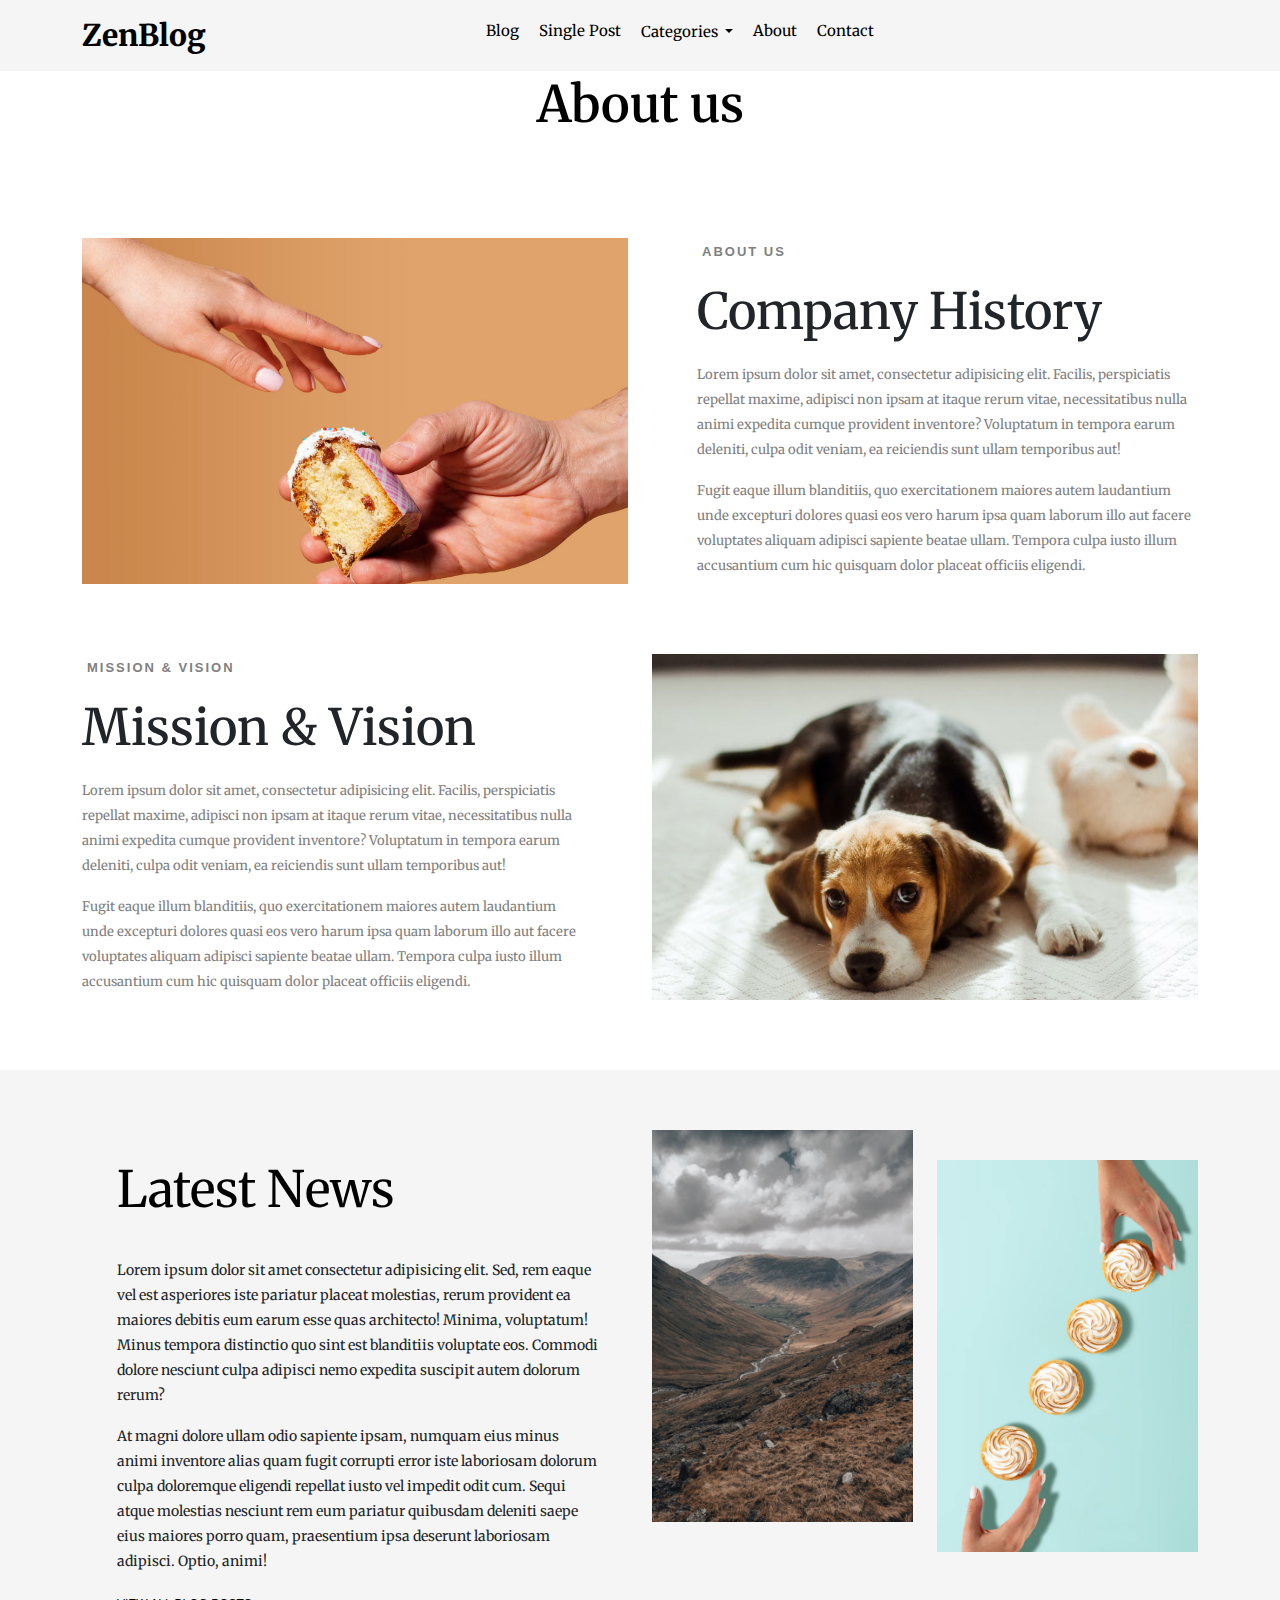
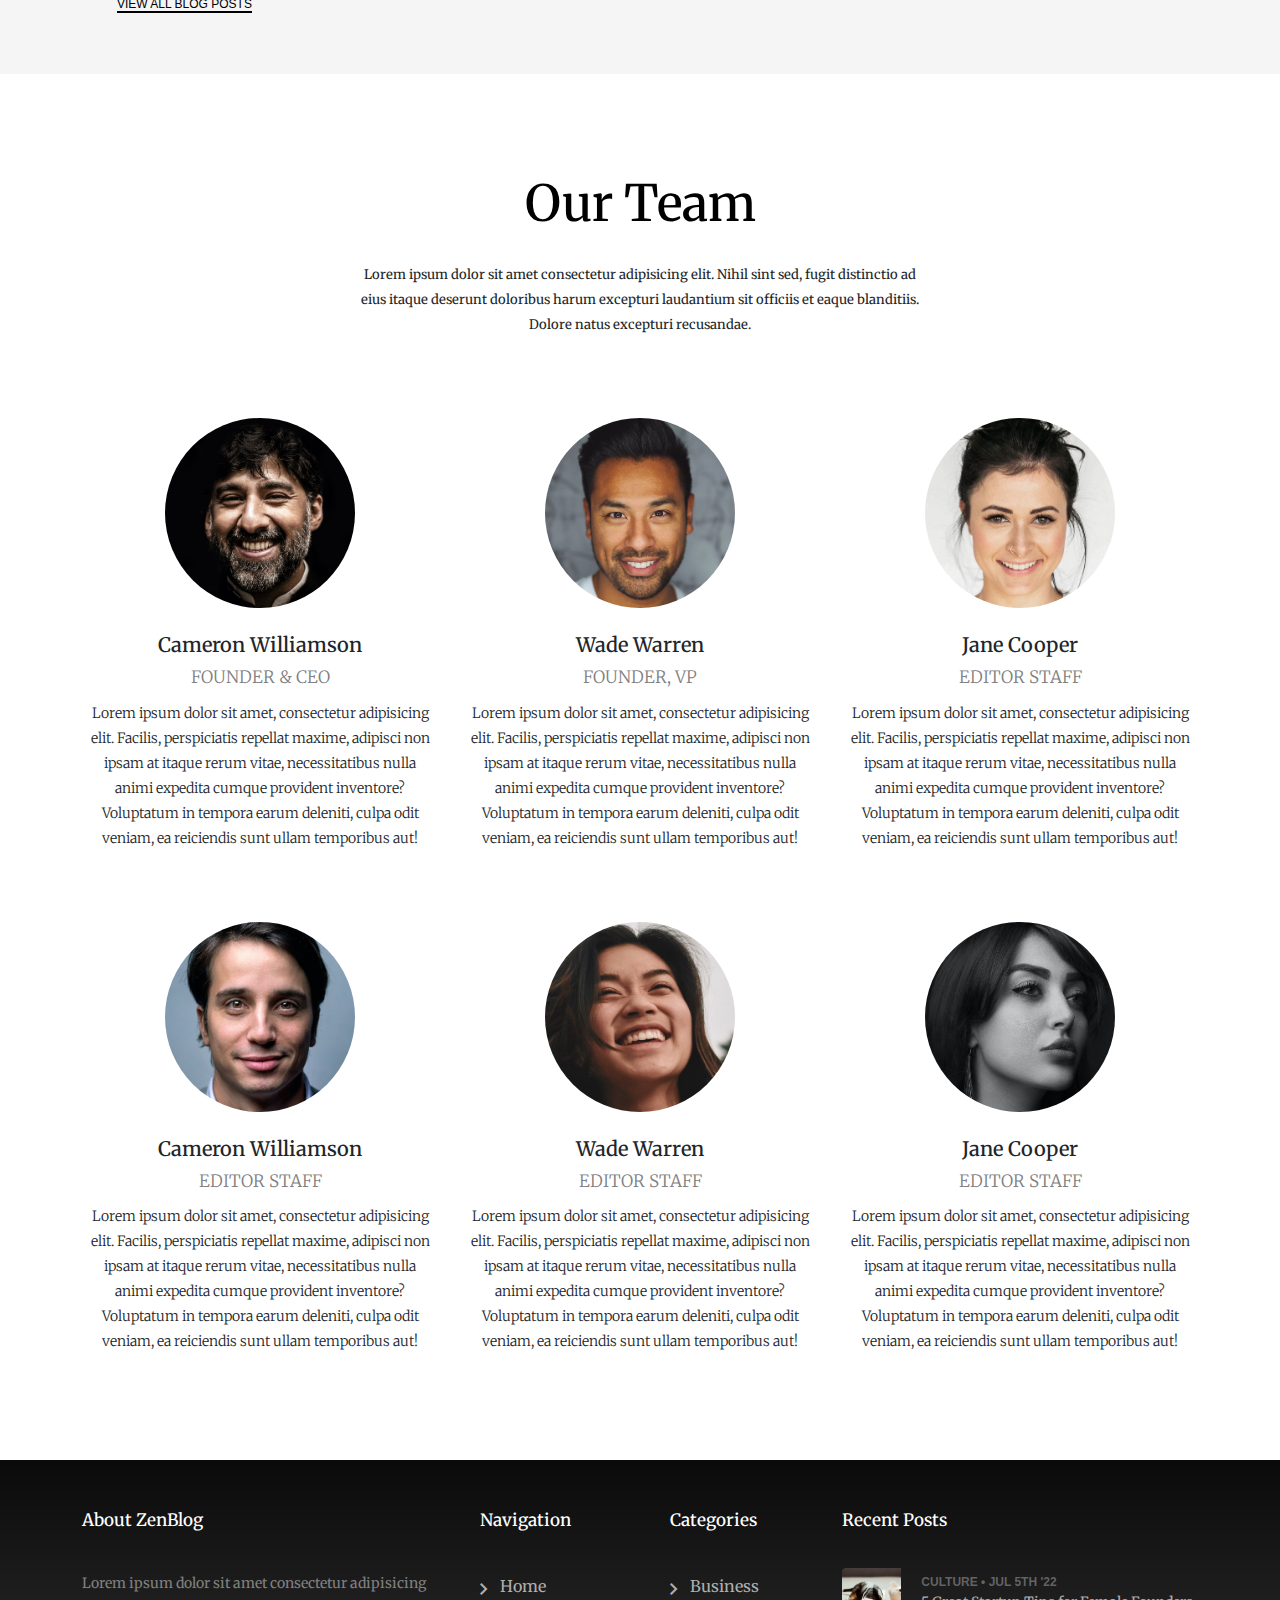
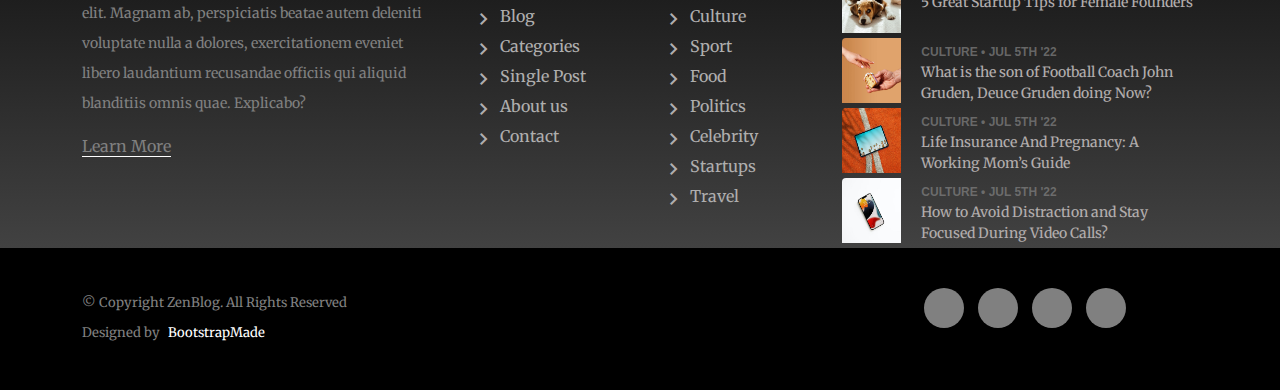
<file: About.html>
<!DOCTYPE html>
<html>

<head>
    <meta charset="utf-8" />
    <title>ZenBlog</title>
    <link rel="stylesheet"
        href="https://fonts.googleapis.com/css2?family=Material+Symbols+Outlined:opsz,wght,FILL,GRAD@20..48,100..700,0..1,-50..200" />
    <link rel="stylesheet" href="https://cdnjs.cloudflare.com/ajax/libs/font-awesome/6.2.1/css/all.min.css"
        integrity="sha512-MV7K8+y+gLIBoVD59lQIYicR65iaqukzvf/nwasF0nqhPay5w/9lJmVM2hMDcnK1OnMGCdVK+iQrJ7lzPJQd1w=="
        crossorigin="anonymous" referrerpolicy="no-referrer" />
    <link rel="stylesheet" href="assets/css/bootstrap.min.css">
    <link rel="stylesheet" href="assets/css/style.css">
</head>

<body>
    <header class="head">
        <div class="container">
            <nav class="navbar navbar-expand">
                <a class="navbar-brand" href="#">ZenBlog</a>
                <button class="navbar-toggler" type="button" data-bs-toggle="collapse"
                    data-bs-target="#navbarSupportedContent" aria-controls="navbarSupportedContent" aria-expanded="true"
                    aria-label="Toggle navigation">
                    <span class="navbar-toggler-icon"></span>
                </button>
                <div class="collapse navbar-collapse" id="navbarSupportedContent">
                    <ul class="nav">
                        <li class="nav-item">
                            <a href="index.html">Blog</a>
                        </li>
                        <li class="nav-item">
                            <a href="singlepost.html">Single Post</a>
                        </li>
                        <li class="nav-item dropdown">
                            <a href="Categories.html" class="nav-link dropdown-toggle" href="#" id="navbarDropdown"
                                role="button" data-bs-toggle="dropdown" aria-expanded="true">
                                Categories
                            </a>
                            <ul class="dropdown-menu" aria-labelledby="navbarDropdown">
                                <li><a class="dropdown-item" href="#Drop Down">Search Resulte</a></li>
                                <li><a class="dropdown-item" href="#Drop Down">Drop Down 1</a></li>
                                <li class="dropend">
                                    <a class="nav-link dropdown-toggle" href="#" id="DeepDropdown" role="button"
                                        data-bs-toggle="dropdown" aria-expanded="true">
                                        Deep Drop Down
                                    </a>
                                    <ul class="deep dropdown-menu" aria-labelledby="DeepDropdown">
                                        <li><a href="#Deep Drop Down">Deep Drop Down 1</a></li>
                                        <li><a href="#Deep Drop Down">Deep Drop Down 2</a></li>
                                        <li><a href="#Deep Drop Down">Deep Drop Down 3</a></li>
                                        <li><a href="#Deep Drop Down">Deep Drop Down 4</a></li>
                                        <li><a href="#Deep Drop Down">Deep Drop Down 5</a></li>
                                    </ul>
                                </li>
                                <li><a class="dropdown-item" href="#Drop Down">Drop Down 2</a></li>
                                <li><a class="dropdown-item" href="#Drop Down">Drop Down 3</a></li>
                                <li><a class="dropdown-item" href="#Drop Down">Drop Down 4</a></li>
                            </ul>
                        </li>
                        <li class="nav-item" role="presentation">
                            <a href="About.html">About</a>
                        </li>
                        <li class="nav-item" role="presentation">
                            <a href="Contact.html">Contact</a>
                        </li>
                    </ul>
                </div>
                <div class="icon">
                    <a href="#"><i class="fa-brands fa-facebook"></i></a>
                    <a href="#"><i class="fa-brands fa-twitter"></i></a>
                    <a href="#"><i class="fa-brands fa-instagram"></i></a>
                    <a href="#"><i class="fa-solid fa-magnifying-glass"></i></a>
                </div>
            </nav>
        </div>
    </header>
    <section class="about">
        <div class="about-title">
            <h1 class="title"> About us </h1>
        </div>
        <div class="container">
            <div class="row">
                <div class="col-lg-6">
                    <img src="assets/img/post-landscape-2.jpg" />
                </div>
                <div class="col-lg-6">
                    <div class="About">
                        <span>About us</span>
                        <h1 class="title">Company History</h1>
                        <p class="body">Lorem ipsum dolor sit amet, consectetur adipisicing elit. Facilis,
                            perspiciatis repellat
                            maxime, adipisci non ipsam at itaque rerum vitae, necessitatibus nulla animi
                            expedita
                            cumque provident inventore? Voluptatum in tempora earum deleniti, culpa odit veniam,
                            ea
                            reiciendis sunt ullam temporibus aut!</p>
                        <p class="body">Fugit eaque illum blanditiis, quo exercitationem maiores autem
                            laudantium unde excepturi
                            dolores quasi eos vero harum ipsa quam laborum illo aut facere voluptates aliquam
                            adipisci sapiente beatae ullam. Tempora culpa iusto illum accusantium cum hic
                            quisquam
                            dolor placeat officiis eligendi.</p>
                    </div>
                </div>
            </div>
            <div class="row">
                <div class="col-lg-6">
                    <div class="vision">
                        <span>Mission & Vision</span>
                        <h1 class="title">Mission & Vision</h1>
                        <p class="body">Lorem ipsum dolor sit amet, consectetur adipisicing elit. Facilis,
                            perspiciatis repellat maxime, adipisci non ipsam at itaque rerum vitae,
                            necessitatibus nulla animi expedita cumque provident inventore? Voluptatum in
                            tempora earum deleniti, culpa odit veniam, ea reiciendis sunt ullam temporibus aut!
                        </p>
                        <p class="body">Fugit eaque illum blanditiis, quo exercitationem maiores autem
                            laudantium unde excepturi dolores quasi eos vero harum ipsa quam laborum illo aut
                            facere voluptates aliquam adipisci sapiente beatae ullam. Tempora culpa iusto illum
                            accusantium cum hic quisquam dolor placeat officiis eligendi.</p>
                    </div>
                </div>
                <div class="col-lg-6">
                    <img class="img-fluid" src="assets/img/post-landscape-1.jpg" />
                </div>
            </div>
        </div>
    </section>
    <section class="latest">
        <div class="container">
            <div class="row">
                <div class="col-lg-6">
                    <div class="latest">
                        <h2 class="title">Latest News</h2>
                        <p class="body">
                            Lorem ipsum dolor sit amet consectetur adipisicing elit. Sed, rem eaque vel est
                            asperiores iste pariatur placeat molestias, rerum provident ea maiores debitis eum
                            earum
                            esse quas architecto! Minima, voluptatum! Minus tempora distinctio quo sint est
                            blanditiis voluptate eos. Commodi dolore nesciunt culpa adipisci nemo expedita
                            suscipit
                            autem dolorum rerum?
                        </p>
                        <p class="body">
                            At magni dolore ullam odio sapiente ipsam, numquam eius minus animi inventore alias
                            quam
                            fugit corrupti error iste laboriosam dolorum culpa doloremque eligendi repellat
                            iusto
                            vel impedit odit cum. Sequi atque molestias nesciunt rem eum pariatur quibusdam
                            deleniti
                            saepe eius maiores porro quam, praesentium ipsa deserunt laboriosam adipisci. Optio,
                            animi!
                        </p>
                        <a href="#">view all blog posts</a>
                    </div>
                </div>
                <div class="col-lg-3">
                    <img class="post-3" src="assets/img/post-portrait-3.jpg" />
                </div>
                <div class="col-lg-3">
                    <img class="post-4" src="assets/img/post-portrait-4.jpg" />
                </div>
            </div>
        </div>
    </section>
    <section class="team">
        <div class="title">
            <div class="title-team">
                <h1>Our Team</h1>
            </div>
            <p class="text">
                Lorem ipsum dolor sit amet consectetur adipisicing elit. Nihil sint sed, fugit
                distinctio ad
                eius itaque deserunt doloribus harum excepturi laudantium sit officiis et eaque
                blanditiis.
                Dolore natus excepturi recusandae.
            </p>
        </div>
        <div class="container">
            <div class="row">
                <div class="col-lg-4">
                    <img src="assets/img/person-1.jpg" />
                    <h3 class="name">Cameron Williamson</h3>
                    <span>Founder & Ceo</span>
                    <p class="body">Lorem ipsum dolor sit amet, consectetur adipisicing elit. Facilis,
                        perspiciatis repellat maxime, adipisci non ipsam at itaque rerum vitae, necessitatibus
                        nulla animi expedita cumque provident inventore? Voluptatum in tempora earum deleniti,
                        culpa odit veniam, ea reiciendis sunt ullam temporibus aut!</p>
                </div>
                <div class="col-lg-4">
                    <img src="assets/img/person-2.jpg" />
                    <h3 class="name">Wade Warren</h3>
                    <span>Founder, VP</span>
                    <p class="body">Lorem ipsum dolor sit amet, consectetur adipisicing elit. Facilis,
                        perspiciatis repellat maxime, adipisci non ipsam at itaque rerum vitae, necessitatibus
                        nulla animi expedita cumque provident inventore? Voluptatum in tempora earum deleniti,
                        culpa odit veniam, ea reiciendis sunt ullam temporibus aut!</p>
                </div>
                <div class="col-lg-4">
                    <img src="assets/img/person-3.jpg" />
                    <h3 class="name">Jane Cooper</h3>
                    <span>Editor Staff</span>
                    <p class="body">Lorem ipsum dolor sit amet, consectetur adipisicing elit. Facilis,
                        perspiciatis repellat maxime, adipisci non ipsam at itaque rerum vitae, necessitatibus
                        nulla animi expedita cumque provident inventore? Voluptatum in tempora earum deleniti,
                        culpa odit veniam, ea reiciendis sunt ullam temporibus aut!</p>
                </div>
            </div>
        </div>
        <div class="container">
            <div class="row">
                <div class="col-lg-4">
                    <img src="assets/img/person-4.jpg" />
                    <h3 class="name">Cameron Williamson</h3>
                    <span>Editor Staff</span>
                    <p class="body">Lorem ipsum dolor sit amet, consectetur adipisicing elit. Facilis,
                        perspiciatis repellat maxime, adipisci non ipsam at itaque rerum vitae, necessitatibus
                        nulla animi expedita cumque provident inventore? Voluptatum in tempora earum deleniti,
                        culpa odit veniam, ea reiciendis sunt ullam temporibus aut!</p>
                </div>
                <div class="col-lg-4">
                    <img src="assets/img/person-5.jpg" />
                    <h3 class="name">Wade Warren</h3>
                    <span>Editor Staff</span>
                    <p class="body">Lorem ipsum dolor sit amet, consectetur adipisicing elit. Facilis,
                        perspiciatis repellat maxime, adipisci non ipsam at itaque rerum vitae, necessitatibus
                        nulla animi expedita cumque provident inventore? Voluptatum in tempora earum deleniti,
                        culpa odit veniam, ea reiciendis sunt ullam temporibus aut!</p>
                </div>
                <div class="col-lg-4">
                    <img src="assets/img/person-6.jpg" />
                    <h3 class="name">Jane Cooper</h3>
                    <span>Editor Staff</span>
                    <p class="body">Lorem ipsum dolor sit amet, consectetur adipisicing elit. Facilis,
                        perspiciatis repellat maxime, adipisci non ipsam at itaque rerum vitae, necessitatibus
                        nulla animi expedita cumque provident inventore? Voluptatum in tempora earum deleniti,
                        culpa odit veniam, ea reiciendis sunt ullam temporibus aut!</p>
                </div>
            </div>
        </div>
    </section>
    <section class="foot">
        <div class="container">
            <div class="row">
                <div class="col-lg-4">
                    <h3 class="title">
                        About ZenBlog
                    </h3>
                    <p class="text">
                        Lorem ipsum dolor sit amet consectetur adipisicing elit. Magnam ab, perspiciatis beatae autem
                        deleniti voluptate nulla a dolores, exercitationem eveniet libero laudantium recusandae officiis
                        qui aliquid blanditiis omnis quae. Explicabo?
                    </p>
                    <a href="#" class="link">Learn More</a>
                </div>
                <div class="col-lg-2">
                    <h5 class="title">Navigation</h5>
                    <ul>
                        <li>
                            <a href="#">
                                <span class="material-symbols-outlined">
                                    keyboard_arrow_right
                                </span>
                                Home
                            </a>
                        </li>
                        <li>
                            <a href="#">
                                <span class="material-symbols-outlined">
                                    keyboard_arrow_right
                                </span>
                                Blog
                            </a>
                        </li>
                        <li>
                            <a href="#">
                                <span class="material-symbols-outlined">
                                    keyboard_arrow_right
                                </span>
                                Categories
                            </a>
                        </li>
                        <li>
                            <a href="#">
                                <span class="material-symbols-outlined">
                                    keyboard_arrow_right
                                </span>
                                Single Post
                            </a>
                        </li>
                        <li>
                            <a href="#">
                                <span class="material-symbols-outlined">
                                    keyboard_arrow_right
                                </span>
                                About us
                            </a>
                        </li>
                        <li>
                            <a href="#">
                                <span class="material-symbols-outlined">
                                    keyboard_arrow_right
                                </span>
                                Contact
                            </a>
                        </li>
                    </ul>
                </div>
                <div class="col-lg-2">
                    <h5 class="title">Categories</h5>
                    <ul>
                        <li>
                            <a href="#">
                                <span class="material-symbols-outlined">
                                    keyboard_arrow_right
                                </span>
                                Business
                            </a>
                        </li>
                        <li>
                            <a href="#">
                                <span class="material-symbols-outlined">
                                    keyboard_arrow_right
                                </span>
                                Culture
                            </a>
                        </li>
                        <li>
                            <a href="#">
                                <span class="material-symbols-outlined">
                                    keyboard_arrow_right
                                </span>
                                Sport
                            </a>
                        </li>
                        <li>
                            <a href="#">
                                <span class="material-symbols-outlined">
                                    keyboard_arrow_right
                                </span>
                                Food
                            </a>
                        </li>
                        <li>
                            <a href="#">
                                <span class="material-symbols-outlined">
                                    keyboard_arrow_right
                                </span>
                                Politics
                            </a>
                        </li>
                        <li>
                            <a href="#">
                                <span class="material-symbols-outlined">
                                    keyboard_arrow_right
                                </span>
                                Celebrity
                            </a>
                        </li>
                        <li>
                            <a href="#">
                                <span class="material-symbols-outlined">
                                    keyboard_arrow_right
                                </span>
                                Startups
                            </a>
                        </li>
                        <li>
                            <a href="#">
                                <span class="material-symbols-outlined">
                                    keyboard_arrow_right
                                </span>
                                Travel
                            </a>
                        </li>
                    </ul>
                </div>
                <div class="col-lg-4">
                    <h5 class="title">Recent Posts</h5>
                    <div class="row g-0">
                        <div class="col-md-2">
                            <img src="assets/img/post-sq-1.jpg" class="img-fluid rounded-start">
                        </div>
                        <div class="col-md-10">
                            <div class="body">
                                <span>CULTURE • JUL 5TH '22</span>
                                <a href="#" class="img-text">5 Great Startup Tips for Female Founders</a>
                            </div>
                        </div>
                    </div>
                    <div class="row g-0">
                        <div class="col-md-2">
                            <img src="assets/img/post-sq-2.jpg" class="img-fluid rounded-start">
                        </div>
                        <div class="col-md-10">
                            <div class="body">
                                <span>CULTURE • JUL 5TH '22</span>
                                <a href="#" class="img-text">What is the son of Football Coach John Gruden, Deuce
                                    Gruden doing Now?</a>
                            </div>
                        </div>
                    </div>

                    <div class="row g-0">
                        <div class="col-md-2">
                            <img src="assets/img/post-sq-3.jpg" class="img-fluid rounded-start">
                        </div>
                        <div class="col-md-10">
                            <div class="body">
                                <span>CULTURE • JUL 5TH '22</span>
                                <a href="#" class="img-text">Life Insurance And Pregnancy: A Working Mom’s Guide</a>
                            </div>
                        </div>
                    </div>

                    <div class="row g-0">
                        <div class="col-md-2">
                            <img src="assets/img/post-sq-4.jpg" class="img-fluid rounded-start">
                        </div>
                        <div class="col-md-10">
                            <div class="body">
                                <span>CULTURE • JUL 5TH '22</span>
                                <a href="#" class="img-text">How to Avoid Distraction and Stay Focused During Video
                                    Calls?</a>
                            </div>
                        </div>
                    </div>
                </div>
            </div>
        </div>
    </section>
    <footer>
        <div class="container">
            <div class="row">
                <div class="col-8">
                    <span>© Copyright ZenBlog. All Rights Reserved</span>
                    <span>Designed by<a href="#">BootstrapMade</a></span>
                </div>
                <div class="col-4">
                    <div class="icons">
                        <ul>
                            <li><i class="fa-brands fa-facebook"></i></li>
                            <li><i class="fa-brands fa-twitter"></i></li>
                            <li><i class="fa-brands fa-instagram"></i></li>
                            <li><i class="fa-brands fa-linkedin"></i></li>
                        </ul>
                    </div>
                </div>
            </div>
        </div>
    </footer>

</body>

</html>
</file>
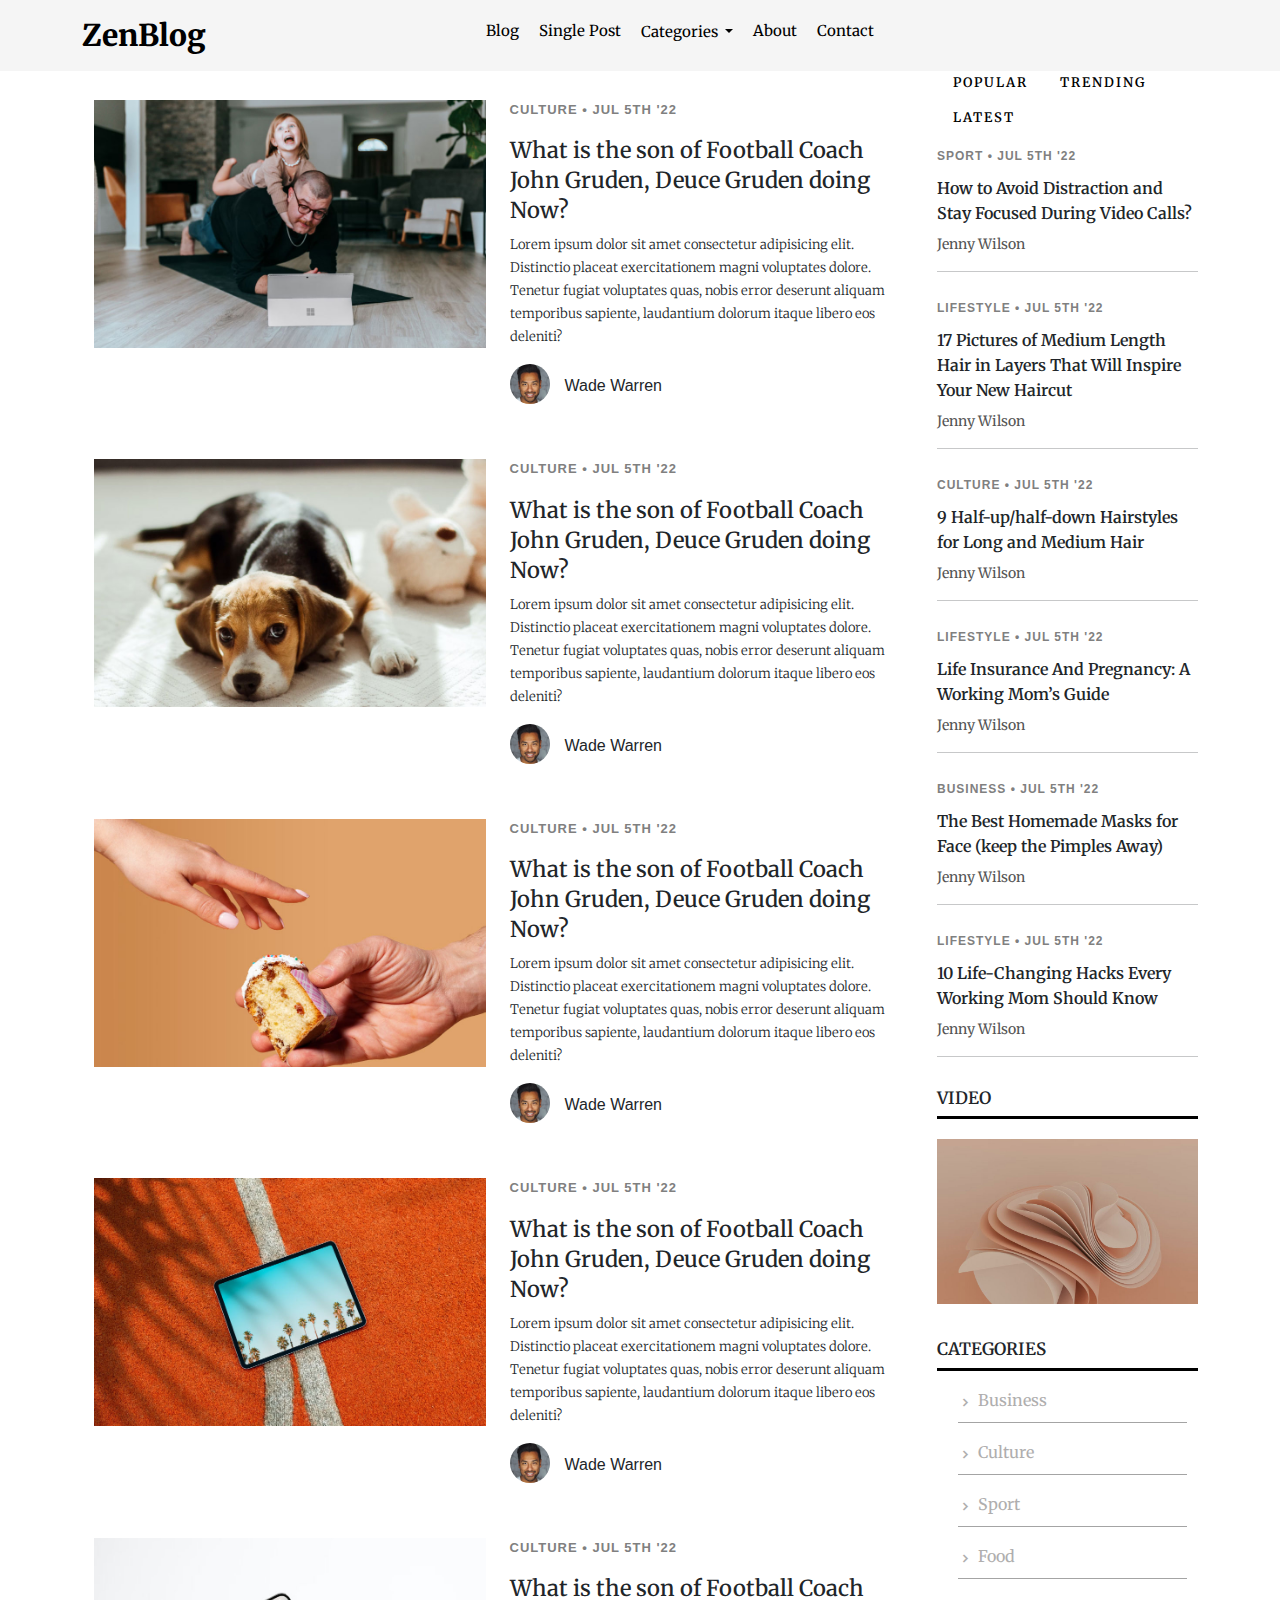
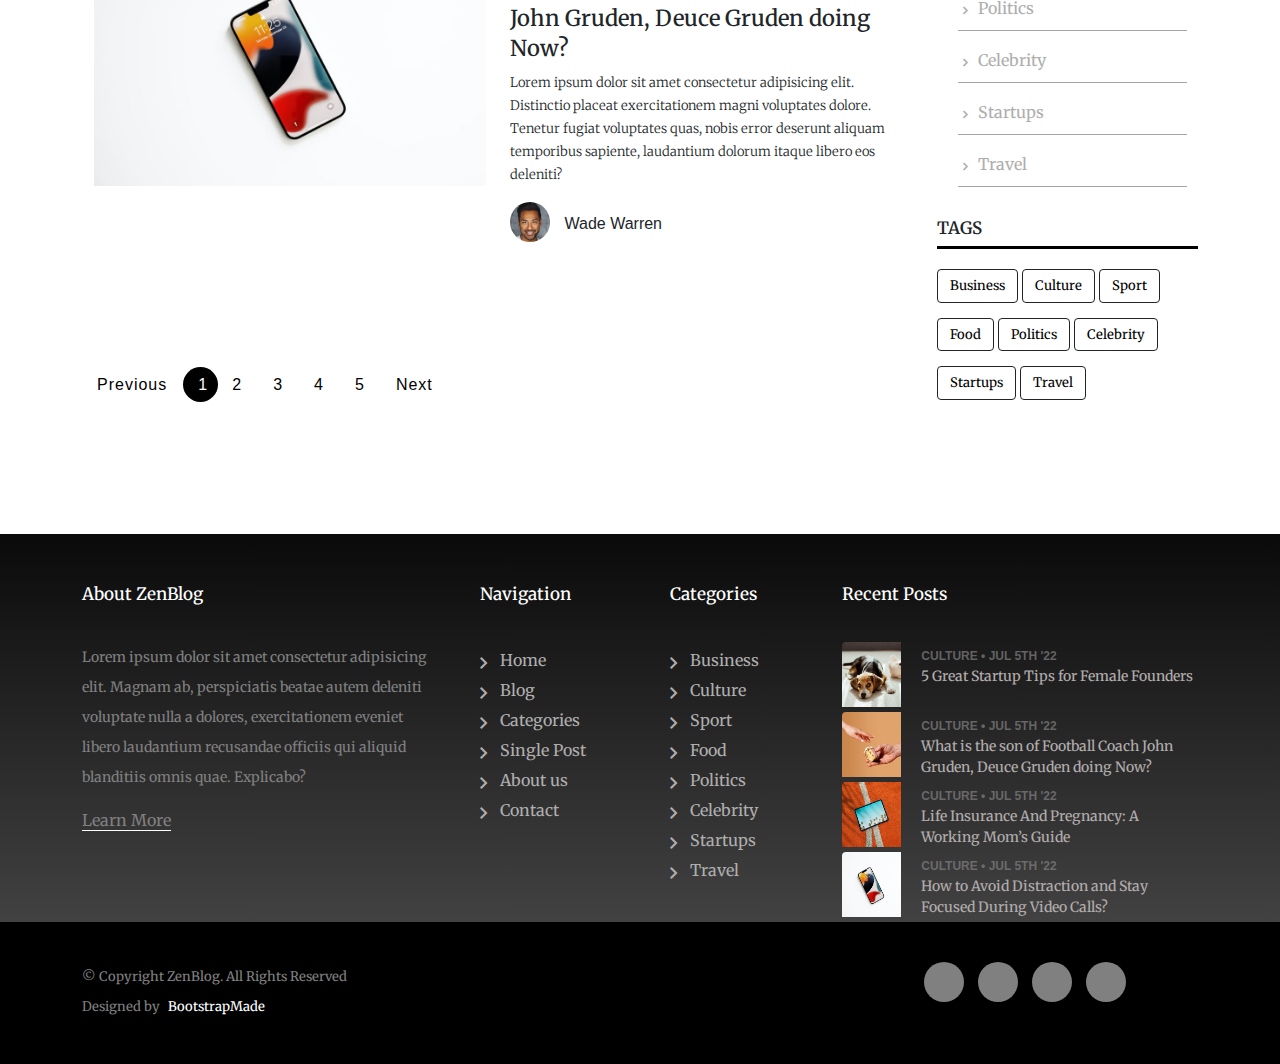
<file: Categories.html>
<!DOCTYPE html>
<html>

<head>
    <meta charset="utf-8" />
    <title>ZenBlog</title>
    <link rel="stylesheet"
        href="https://fonts.googleapis.com/css2?family=Material+Symbols+Outlined:opsz,wght,FILL,GRAD@20..48,100..700,0..1,-50..200" />
    <link rel="stylesheet" href="https://cdnjs.cloudflare.com/ajax/libs/font-awesome/6.2.1/css/all.min.css"
        integrity="sha512-MV7K8+y+gLIBoVD59lQIYicR65iaqukzvf/nwasF0nqhPay5w/9lJmVM2hMDcnK1OnMGCdVK+iQrJ7lzPJQd1w=="
        crossorigin="anonymous" referrerpolicy="no-referrer" />
    <link rel="stylesheet" href="assets/css/bootstrap.min.css">
    <link rel="stylesheet" href="assets/css/style.css">
</head>

<body>
    <header class="head">
        <div class="container">
            <nav class="navbar navbar-expand">
                <a class="navbar-brand" href="#">ZenBlog</a>
                <button class="navbar-toggler" type="button" data-bs-toggle="collapse"
                    data-bs-target="#navbarSupportedContent" aria-controls="navbarSupportedContent" aria-expanded="true"
                    aria-label="Toggle navigation">
                    <span class="navbar-toggler-icon"></span>
                </button>
                <div class="collapse navbar-collapse" id="navbarSupportedContent">
                    <ul class="nav">
                        <li class="nav-item">
                            <a href="index.html">Blog</a>
                        </li>
                        <li class="nav-item">
                            <a href="singlepost.html">Single Post</a>
                        </li>
                        <li class="nav-item dropdown">
                            <a href="Categories.html" class="nav-link dropdown-toggle" href="#" id="navbarDropdown"
                                role="button" data-bs-toggle="dropdown" aria-expanded="true">
                                Categories
                            </a>
                            <ul class="dropdown-menu" aria-labelledby="navbarDropdown">
                                <li><a class="dropdown-item" href="#Drop Down">Search Resulte</a></li>
                                <li><a class="dropdown-item" href="#Drop Down">Drop Down 1</a></li>
                                <li class="dropend">
                                    <a class="nav-link dropdown-toggle" href="#" id="DeepDropdown" role="button"
                                        data-bs-toggle="dropdown" aria-expanded="true">
                                        Deep Drop Down
                                    </a>
                                    <ul class="deep dropdown-menu" aria-labelledby="DeepDropdown">
                                        <li><a href="#Deep Drop Down">Deep Drop Down 1</a></li>
                                        <li><a href="#Deep Drop Down">Deep Drop Down 2</a></li>
                                        <li><a href="#Deep Drop Down">Deep Drop Down 3</a></li>
                                        <li><a href="#Deep Drop Down">Deep Drop Down 4</a></li>
                                        <li><a href="#Deep Drop Down">Deep Drop Down 5</a></li>
                                    </ul>
                                </li>
                                <li><a class="dropdown-item" href="#Drop Down">Drop Down 2</a></li>
                                <li><a class="dropdown-item" href="#Drop Down">Drop Down 3</a></li>
                                <li><a class="dropdown-item" href="#Drop Down">Drop Down 4</a></li>
                            </ul>
                        </li>
                        <li class="nav-item" role="presentation">
                            <a href="About.html">About</a>
                        </li>
                        <li class="nav-item" role="presentation">
                            <a href="Contact.html">Contact</a>
                        </li>
                    </ul>
                </div>
                <div class="icon">
                    <a href="#"><i class="fa-brands fa-facebook"></i></a>
                    <a href="#"><i class="fa-brands fa-twitter"></i></a>
                    <a href="#"><i class="fa-brands fa-instagram"></i></a>
                    <a href="#"><i class="fa-solid fa-magnifying-glass"></i></a>
                </div>
            </nav>
        </div>
    </header>
    <section class="search-resulte">
        <div class="container">
            <span>Category: business</span>
            <div class="row">
                <div class="col-lg-9">
                    <div class="row">
                        <div class="col-6">
                            <img src="assets/img/post-landscape-6.jpg" />
                        </div>
                        <div class="col-6">
                            <div class="img-text">
                                <p class="sm">CULTURE • JUL 5TH '22</p>
                                <h2 class="title">What is the son of Football Coach John Gruden, Deuce Gruden
                                    doing
                                    Now?
                                </h2>
                                <p class="text">Lorem ipsum dolor sit amet consectetur adipisicing elit.
                                    Distinctio
                                    placeat
                                    exercitationem magni voluptates dolore. Tenetur fugiat voluptates quas,
                                    nobis
                                    error
                                    deserunt aliquam temporibus sapiente, laudantium dolorum itaque libero eos
                                    deleniti?
                                </p>
                                <div class="person">
                                    <img class="img-bottom" src="assets/img/person-2.jpg">
                                    <p class="text-img">Wade Warren</p>
                                </div>
                            </div>
                        </div>
                    </div>
                    <div class="row">
                        <div class="col-6">
                            <img src="assets/img/post-landscape-1.jpg" />
                        </div>
                        <div class="col-6">
                            <div class="img-text">
                                <p class="sm">CULTURE • JUL 5TH '22</p>
                                <h2 class="title">What is the son of Football Coach John Gruden, Deuce Gruden
                                    doing
                                    Now?
                                </h2>
                                <p class="text">Lorem ipsum dolor sit amet consectetur adipisicing elit.
                                    Distinctio
                                    placeat
                                    exercitationem magni voluptates dolore. Tenetur fugiat voluptates quas,
                                    nobis
                                    error
                                    deserunt aliquam temporibus sapiente, laudantium dolorum itaque libero eos
                                    deleniti?
                                </p>
                                <div class="person">
                                    <img class="img-bottom" src="assets/img/person-2.jpg">
                                    <p class="text-img">Wade Warren</p>
                                </div>
                            </div>
                        </div>
                    </div>
                    <div class="row">
                        <div class="col-6">
                            <img src="assets/img/post-landscape-2.jpg" />
                        </div>
                        <div class="col-6">
                            <div class="img-text">
                                <p class="sm">CULTURE • JUL 5TH '22</p>
                                <h2 class="title">What is the son of Football Coach John Gruden, Deuce Gruden
                                    doing
                                    Now?
                                </h2>
                                <p class="text">Lorem ipsum dolor sit amet consectetur adipisicing elit.
                                    Distinctio
                                    placeat
                                    exercitationem magni voluptates dolore. Tenetur fugiat voluptates quas,
                                    nobis
                                    error
                                    deserunt aliquam temporibus sapiente, laudantium dolorum itaque libero eos
                                    deleniti?
                                </p>
                                <div class="person">
                                    <img class="img-bottom" src="assets/img/person-2.jpg">
                                    <p class="text-img">Wade Warren</p>
                                </div>
                            </div>
                        </div>
                    </div>
                    <div class="row">
                        <div class="col-6">
                            <img src="assets/img/post-landscape-3.jpg" />
                        </div>
                        <div class="col-6">
                            <div class="img-text">
                                <p class="sm">CULTURE • JUL 5TH '22</p>
                                <h2 class="title">What is the son of Football Coach John Gruden, Deuce Gruden
                                    doing
                                    Now?
                                </h2>
                                <p class="text">Lorem ipsum dolor sit amet consectetur adipisicing elit.
                                    Distinctio
                                    placeat
                                    exercitationem magni voluptates dolore. Tenetur fugiat voluptates quas,
                                    nobis
                                    error
                                    deserunt aliquam temporibus sapiente, laudantium dolorum itaque libero eos
                                    deleniti?
                                </p>
                                <div class="person">
                                    <img class="img-bottom" src="assets/img/person-2.jpg">
                                    <p class="text-img">Wade Warren</p>
                                </div>
                            </div>
                        </div>
                    </div>
                    <div class="row">
                        <div class="col-6">
                            <img src="assets/img/post-landscape-4.jpg" />
                        </div>
                        <div class="col-6">
                            <div class="img-text">
                                <p class="sm">CULTURE • JUL 5TH '22</p>
                                <h2 class="title">What is the son of Football Coach John Gruden, Deuce Gruden
                                    doing
                                    Now?
                                </h2>
                                <p class="text">Lorem ipsum dolor sit amet consectetur adipisicing elit.
                                    Distinctio
                                    placeat
                                    exercitationem magni voluptates dolore. Tenetur fugiat voluptates quas,
                                    nobis
                                    error
                                    deserunt aliquam temporibus sapiente, laudantium dolorum itaque libero eos
                                    deleniti?
                                </p>
                                <div class="person">
                                    <img class="img-bottom" src="assets/img/person-2.jpg">
                                    <p class="text-img">Wade Warren</p>
                                </div>
                            </div>
                        </div>
                    </div>
                    <nav aria-label="Page navigation">
                        <ul class="pagination">
                            <li class="page-item"><a class="page-link" href="#">Previous</a></li>
                            <li class="page-item active"><a class="page-link" href="#">1</a></li>
                            <li class="page-item"><a class="page-link rounded-pill" href="#">2</a></li>
                            <li class="page-item"><a class="page-link rounded-pill" href="#">3</a></li>
                            <li class="page-item"><a class="page-link rounded-pill" href="#">4</a></li>
                            <li class="page-item"><a class="page-link rounded-pill" href="#">5</a></li>
                            <li class="page-item"><a class="page-link" href="#">Next</a></li>
                        </ul>
                    </nav>
                </div>
                <div class="col-lg-3">
                    <ul class="nav" id="pills-tab" role="tablist">
                        <li class="nav-item" role="presentation">
                            <a class="nav-link active" id="pills-pop-tab" data-bs-toggle="pill"
                                data-bs-target="#pills-pop" type="button" role="tab" aria-controls="pills-pop"
                                aria-selected="true">popular</a>
                        </li>
                        <li class="nav-item" role="presentation">
                            <a class="nav-link" id="pills-trend-tab" data-bs-toggle="pill" data-bs-target="#pills-trend"
                                type="button" role="tab" aria-controls="pills-trend" aria-selected="false">
                                trending</a>
                        </li>
                        <li class="nav-item" role="presentation">
                            <a class="nav-link" id="pills-test-tab" data-bs-toggle="pill" data-bs-target="#pills-test"
                                type="button" role="tab" aria-controls="pills-test" aria-selected="false">latest</a>
                        </li>
                    </ul>
                    <div class="tab-content" id="pills-tabContent">
                        <div class="tab-pane fade show active" id="pills-pop" role="tabpanel"
                            aria-labelledby="pills-pop-tab">
                            <div class="list">
                                <span>SPORT • JUL 5TH '22</span>
                                <h4 class="title">How to Avoid Distraction and Stay Focused During Video Calls?
                                </h4>
                                <p class="name">Jenny Wilson</p>
                            </div>
                            <hr />
                            <div class="list">
                                <span>LIFESTYLE • JUL 5TH '22</span>
                                <h4 class="title">17 Pictures of Medium Length Hair in Layers That Will Inspire
                                    Your
                                    New
                                    Haircut
                                </h4>
                                <p class="name">Jenny Wilson</p>
                            </div>
                            <hr />
                            <div class="list">
                                <span>CULTURE • JUL 5TH '22</span>
                                <h4 class="title">9 Half-up/half-down Hairstyles for Long and Medium Hair
                                </h4>
                                <p class="name">Jenny Wilson</p>
                            </div>
                            <hr />
                            <div class="list">
                                <span>LIFESTYLE • JUL 5TH '22</span>
                                <h4 class="title">Life Insurance And Pregnancy: A Working Mom’s Guide
                                </h4>
                                <p class="name">Jenny Wilson</p>
                            </div>
                            <hr />
                            <div class="list">
                                <span>BUSINESS • JUL 5TH '22</span>
                                <h4 class="title">The Best Homemade Masks for Face (keep the Pimples Away)
                                </h4>
                                <p class="name">Jenny Wilson</p>
                            </div>
                            <hr />
                            <div class="list">
                                <span>LIFESTYLE • JUL 5TH '22</span>
                                <h4 class="title">10 Life-Changing Hacks Every Working Mom Should Know
                                </h4>
                                <p class="name">Jenny Wilson</p>
                            </div>
                            <hr />
                        </div>
                        <div class="tab-pane fade" id="pills-trend" role="tabpanel" aria-labelledby="pills-trend-tab">
                            <div class="list">
                                <span>LIFESTYLE • JUL 5TH '22</span>
                                <h4 class="title">10 Life-Changing Hacks Every Working Mom Should Know
                                </h4>
                                <p class="name">Jenny Wilson</p>
                            </div>
                            <hr />
                            <div class="list">
                                <span>BUSINESS • JUL 5TH '22</span>
                                <h4 class="title">The Best Homemade Masks for Face (keep the Pimples Away)
                                </h4>
                                <p class="name">Jenny Wilson</p>
                            </div>
                            <hr />
                            <div class="list">
                                <span>LIFESTYLE • JUL 5TH '22</span>
                                <h4 class="title">Life Insurance And Pregnancy: A Working Mom’s Guide
                                </h4>
                                <p class="name">Jenny Wilson</p>
                            </div>
                            <hr />
                            <div class="list">
                                <span>LIFESTYLE • JUL 5TH '22</span>
                                <h4 class="title">17 Pictures of Medium Length Hair in Layers That Will Inspire
                                    Your
                                    New
                                    Haircut
                                </h4>
                                <p class="name">Jenny Wilson</p>
                            </div>
                            <hr />
                            <div class="list">
                                <span>SPORT • JUL 5TH '22</span>
                                <h4 class="title">How to Avoid Distraction and Stay Focused During Video Calls?
                                </h4>
                                <p class="name">Jenny Wilson</p>
                            </div>
                            <hr />
                            <div class="list">
                                <span>CULTURE • JUL 5TH '22</span>
                                <h4 class="title">9 Half-up/half-down Hairstyles for Long and Medium Hair
                                </h4>
                                <p class="name">Jenny Wilson</p>
                            </div>
                            <hr />
                        </div>
                        <div class="tab-pane fade" id="pills-test" role="tabpanel" aria-labelledby="pills- test-tab">
                            <div class="list">
                                <span>CULTURE • JUL 5TH '22</span>
                                <h4 class="title">9 Half-up/half-down Hairstyles for Long and Medium Hair
                                </h4>
                                <p class="name">Jenny Wilson</p>
                            </div>
                            <hr />
                            <div class="list">
                                <span>SPORT • JUL 5TH '22</span>
                                <h4 class="title">How to Avoid Distraction and Stay Focused During Video Calls?
                                </h4>
                                <p class="name">Jenny Wilson</p>
                            </div>
                            <hr />
                            <div class="list">
                                <span>LIFESTYLE • JUL 5TH '22</span>
                                <h4 class="title">17 Pictures of Medium Length Hair in Layers That Will Inspire
                                    Your
                                    New
                                    Haircut
                                </h4>
                                <p class="name">Jenny Wilson</p>
                            </div>
                            <hr />
                            <div class="list">
                                <span>LIFESTYLE • JUL 5TH '22</span>
                                <h4 class="title">Life Insurance And Pregnancy: A Working Mom’s Guide
                                </h4>
                                <p class="name">Jenny Wilson</p>
                            </div>
                            <hr />
                            <div class="list">
                                <span>BUSINESS • JUL 5TH '22</span>
                                <h4 class="title">The Best Homemade Masks for Face (keep the Pimples Away)
                                </h4>
                                <p class="name">Jenny Wilson</p>
                            </div>
                            <hr />
                            <div class="list">
                                <span>LIFESTYLE • JUL 5TH '22</span>
                                <h4 class="title">10 Life-Changing Hacks Every Working Mom Should Know
                                </h4>
                                <p class="name">Jenny Wilson</p>
                            </div>
                            <hr />
                        </div>
                    </div>
                    <div class="video">
                        <div class="video-title">
                            <h3>video</h3>
                        </div>
                        <a src="https://www.youtube.com/watch?v=AiFfDjmd0jU">
                            <img src="assets/img/post-landscape-5.jpg" alt="" class="img-fluid" />
                            <!-- <span> <i class="fa-regular fa-circle-play fa-xl"></i></span> -->
                        </a>
                    </div>
                    <div class="categories">
                        <div class="title">
                            <h5>Categories</h5>
                        </div>
                        <ul>
                            <li>
                                <a href="#">
                                    <span class="material-symbols-outlined">
                                        keyboard_arrow_right
                                    </span>
                                    Business
                                </a>
                            </li>
                            <li>
                                <a href="#">
                                    <span class="material-symbols-outlined">
                                        keyboard_arrow_right
                                    </span>
                                    Culture
                                </a>
                            </li>
                            <li>
                                <a href="#">
                                    <span class="material-symbols-outlined">
                                        keyboard_arrow_right
                                    </span>
                                    Sport
                                </a>
                            </li>
                            <li>
                                <a href="#">
                                    <span class="material-symbols-outlined">
                                        keyboard_arrow_right
                                    </span>
                                    Food
                                </a>
                            </li>
                            <li>
                                <a href="#">
                                    <span class="material-symbols-outlined">
                                        keyboard_arrow_right
                                    </span>
                                    Politics
                                </a>
                            </li>
                            <li>
                                <a href="#">
                                    <span class="material-symbols-outlined">
                                        keyboard_arrow_right
                                    </span>
                                    Celebrity
                                </a>
                            </li>
                            <li>
                                <a href="#">
                                    <span class="material-symbols-outlined">
                                        keyboard_arrow_right
                                    </span>
                                    Startups
                                </a>
                            </li>
                            <li>
                                <a href="#">
                                    <span class="material-symbols-outlined">
                                        keyboard_arrow_right
                                    </span>
                                    Travel
                                </a>
                            </li>
                        </ul>
                    </div>
                    <div class="tags">
                        <div class="title">
                            <h5>Tags</h5>
                        </div>
                        <div class="tag">
                            <a href="#" class="btn btn-outline-dark">Business</a>
                            <a href="#" class="btn btn-outline-dark">Culture</a>
                            <a href="#" class="btn btn-outline-dark">Sport</a>
                            <a href="#" class="btn btn-outline-dark">Food</a>
                            <a href="#" class="btn btn-outline-dark">Politics</a>
                            <a href="#" class="btn btn-outline-dark">Celebrity</a>
                            <a href="#" class="btn btn-outline-dark">Startups</a>
                            <a href="#" class="btn btn-outline-dark">Travel</a>
                        </div>
                    </div>
                </div>
            </div>
            <!-- <nav aria-label="Page navigation example">
            <ul class="pagination">
                <li class="page-item"><a class="page-link" href="#">Previous</a></li>
                <li class="page-item"><a class="page-link" href="#">1</a></li>
                <li class="page-item"><a class="page-link" href="#">2</a></li>
                <li class="page-item"><a class="page-link" href="#">3</a></li>
                <li class="page-item"><a class="page-link" href="#">Next</a></li>
            </ul>
        </nav> -->
        </div>
    </section>
    <section class="foot">
        <div class="container">
            <div class="row">
                <div class="col-lg-4">
                    <h3 class="title">
                        About ZenBlog
                    </h3>
                    <p class="text">
                        Lorem ipsum dolor sit amet consectetur adipisicing elit. Magnam ab, perspiciatis beatae autem
                        deleniti voluptate nulla a dolores, exercitationem eveniet libero laudantium recusandae officiis
                        qui aliquid blanditiis omnis quae. Explicabo?
                    </p>
                    <a href="#" class="link">Learn More</a>
                </div>
                <div class="col-lg-2">
                    <h5 class="title">Navigation</h5>
                    <ul>
                        <li>
                            <a href="#">
                                <span class="material-symbols-outlined">
                                    keyboard_arrow_right
                                </span>
                                Home
                            </a>
                        </li>
                        <li>
                            <a href="#">
                                <span class="material-symbols-outlined">
                                    keyboard_arrow_right
                                </span>
                                Blog
                            </a>
                        </li>
                        <li>
                            <a href="#">
                                <span class="material-symbols-outlined">
                                    keyboard_arrow_right
                                </span>
                                Categories
                            </a>
                        </li>
                        <li>
                            <a href="#">
                                <span class="material-symbols-outlined">
                                    keyboard_arrow_right
                                </span>
                                Single Post
                            </a>
                        </li>
                        <li>
                            <a href="#">
                                <span class="material-symbols-outlined">
                                    keyboard_arrow_right
                                </span>
                                About us
                            </a>
                        </li>
                        <li>
                            <a href="#">
                                <span class="material-symbols-outlined">
                                    keyboard_arrow_right
                                </span>
                                Contact
                            </a>
                        </li>
                    </ul>
                </div>
                <div class="col-lg-2">
                    <h5 class="title">Categories</h5>
                    <ul>
                        <li>
                            <a href="#">
                                <span class="material-symbols-outlined">
                                    keyboard_arrow_right
                                </span>
                                Business
                            </a>
                        </li>
                        <li>
                            <a href="#">
                                <span class="material-symbols-outlined">
                                    keyboard_arrow_right
                                </span>
                                Culture
                            </a>
                        </li>
                        <li>
                            <a href="#">
                                <span class="material-symbols-outlined">
                                    keyboard_arrow_right
                                </span>
                                Sport
                            </a>
                        </li>
                        <li>
                            <a href="#">
                                <span class="material-symbols-outlined">
                                    keyboard_arrow_right
                                </span>
                                Food
                            </a>
                        </li>
                        <li>
                            <a href="#">
                                <span class="material-symbols-outlined">
                                    keyboard_arrow_right
                                </span>
                                Politics
                            </a>
                        </li>
                        <li>
                            <a href="#">
                                <span class="material-symbols-outlined">
                                    keyboard_arrow_right
                                </span>
                                Celebrity
                            </a>
                        </li>
                        <li>
                            <a href="#">
                                <span class="material-symbols-outlined">
                                    keyboard_arrow_right
                                </span>
                                Startups
                            </a>
                        </li>
                        <li>
                            <a href="#">
                                <span class="material-symbols-outlined">
                                    keyboard_arrow_right
                                </span>
                                Travel
                            </a>
                        </li>
                    </ul>
                </div>
                <div class="col-lg-4">
                    <h5 class="title">Recent Posts</h5>
                    <div class="row g-0">
                        <div class="col-md-2">
                            <img src="assets/img/post-sq-1.jpg" class="img-fluid rounded-start">
                        </div>
                        <div class="col-md-10">
                            <div class="body">
                                <span>CULTURE • JUL 5TH '22</span>
                                <a href="#" class="img-text">5 Great Startup Tips for Female Founders</a>
                            </div>
                        </div>
                    </div>
                    <div class="row g-0">
                        <div class="col-md-2">
                            <img src="assets/img/post-sq-2.jpg" class="img-fluid rounded-start">
                        </div>
                        <div class="col-md-10">
                            <div class="body">
                                <span>CULTURE • JUL 5TH '22</span>
                                <a href="#" class="img-text">What is the son of Football Coach John Gruden, Deuce
                                    Gruden doing Now?</a>
                            </div>
                        </div>
                    </div>

                    <div class="row g-0">
                        <div class="col-md-2">
                            <img src="assets/img/post-sq-3.jpg" class="img-fluid rounded-start">
                        </div>
                        <div class="col-md-10">
                            <div class="body">
                                <span>CULTURE • JUL 5TH '22</span>
                                <a href="#" class="img-text">Life Insurance And Pregnancy: A Working Mom’s Guide</a>
                            </div>
                        </div>
                    </div>

                    <div class="row g-0">
                        <div class="col-md-2">
                            <img src="assets/img/post-sq-4.jpg" class="img-fluid rounded-start">
                        </div>
                        <div class="col-md-10">
                            <div class="body">
                                <span>CULTURE • JUL 5TH '22</span>
                                <a href="#" class="img-text">How to Avoid Distraction and Stay Focused During Video
                                    Calls?</a>
                            </div>
                        </div>
                    </div>
                </div>
            </div>
        </div>
    </section>
    <footer>
        <div class="container">
            <div class="row">
                <div class="col-8">
                    <span>© Copyright ZenBlog. All Rights Reserved</span>
                    <span>Designed by<a href="#">BootstrapMade</a></span>
                </div>
                <div class="col-4">
                    <div class="icons">
                        <ul>
                            <li><i class="fa-brands fa-facebook"></i></li>
                            <li><i class="fa-brands fa-twitter"></i></li>
                            <li><i class="fa-brands fa-instagram"></i></li>
                            <li><i class="fa-brands fa-linkedin"></i></li>
                        </ul>
                    </div>
                </div>
            </div>
        </div>
    </footer>

</body>

</html>
</file>
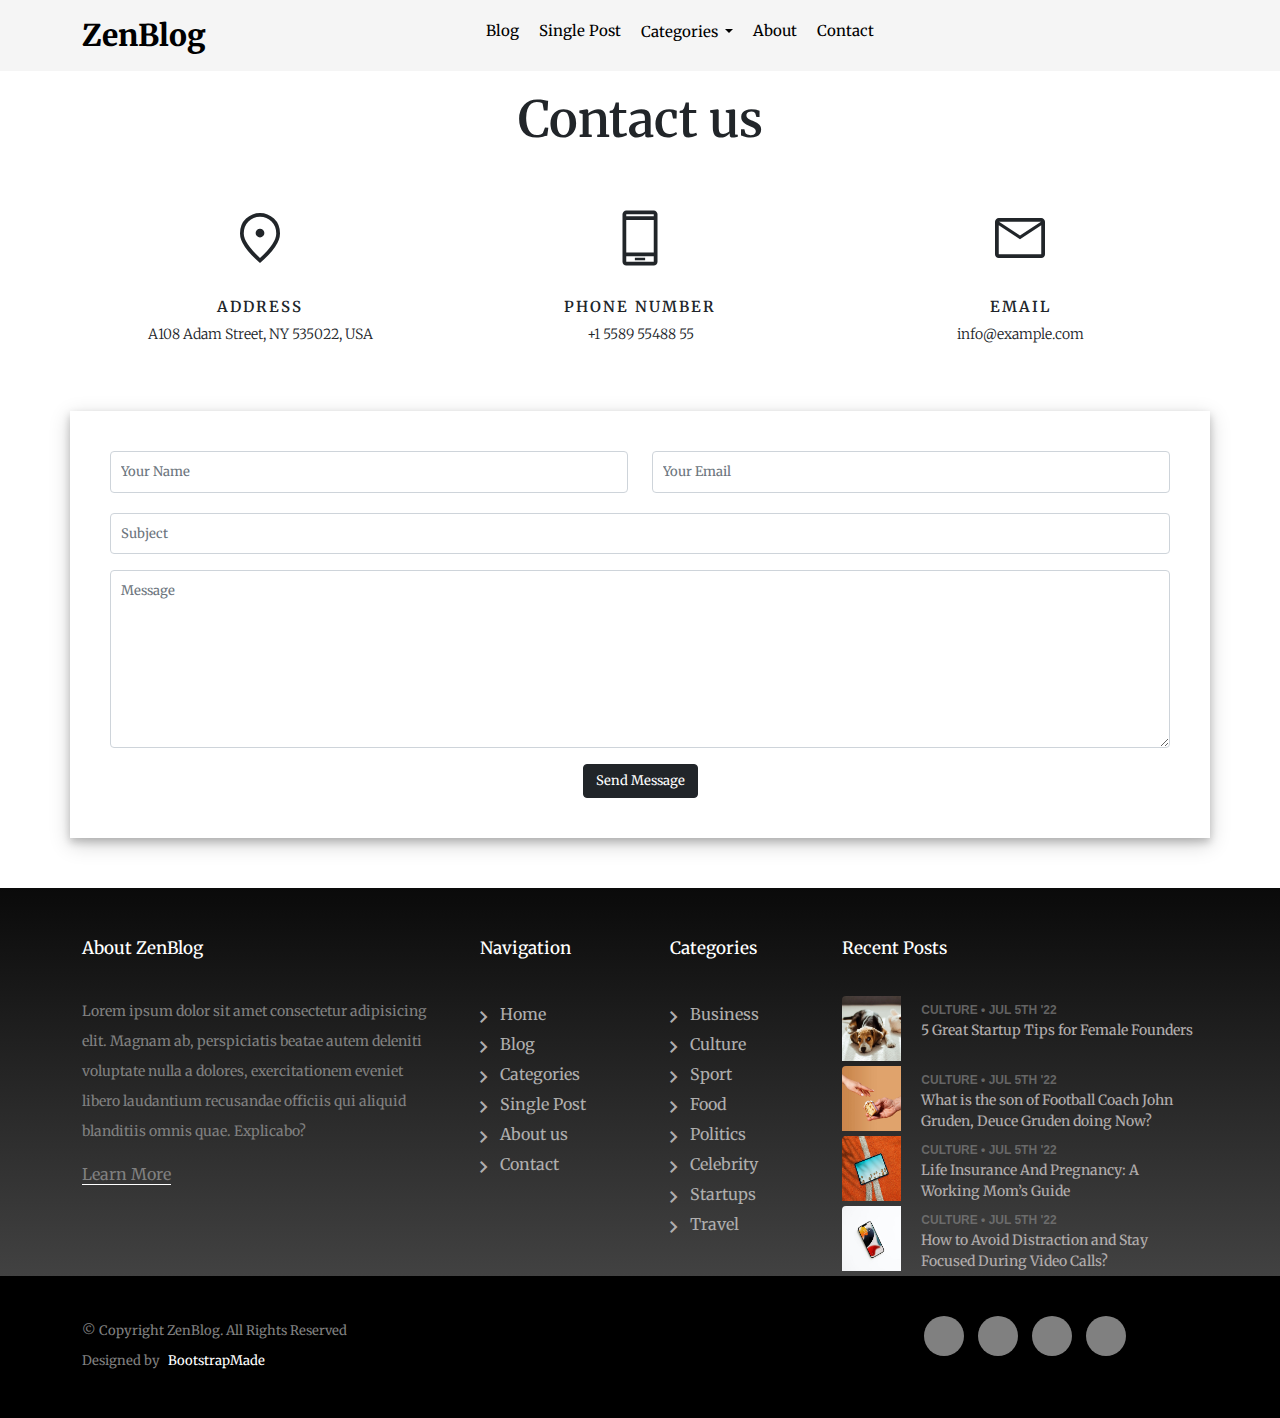
<file: Contact.html>
<!DOCTYPE html>
<html>

<head>
    <meta charset="utf-8" />
    <title>ZenBlog</title>
    <link rel="stylesheet"
        href="https://fonts.googleapis.com/css2?family=Material+Symbols+Outlined:opsz,wght,FILL,GRAD@20..48,100..700,0..1,-50..200" />
    <link rel="stylesheet" href="https://cdnjs.cloudflare.com/ajax/libs/font-awesome/6.2.1/css/all.min.css"
        integrity="sha512-MV7K8+y+gLIBoVD59lQIYicR65iaqukzvf/nwasF0nqhPay5w/9lJmVM2hMDcnK1OnMGCdVK+iQrJ7lzPJQd1w=="
        crossorigin="anonymous" referrerpolicy="no-referrer" />
    <link rel="stylesheet" href="assets/css/bootstrap.min.css">
    <link rel="stylesheet" href="assets/css/style.css">
</head>

<body>
    <header class="head">
        <div class="container">
            <nav class="navbar navbar-expand">
                <a class="navbar-brand" href="#">ZenBlog</a>
                <button class="navbar-toggler" type="button" data-bs-toggle="collapse"
                    data-bs-target="#navbarSupportedContent" aria-controls="navbarSupportedContent" aria-expanded="true"
                    aria-label="Toggle navigation">
                    <span class="navbar-toggler-icon"></span>
                </button>
                <div class="collapse navbar-collapse" id="navbarSupportedContent">
                    <ul class="nav">
                        <li class="nav-item">
                            <a href="index.html">Blog</a>
                        </li>
                        <li class="nav-item">
                            <a href="singlepost.html">Single Post</a>
                        </li>
                        <li class="nav-item dropdown">
                            <a href="Categories.html" class="nav-link dropdown-toggle" href="#" id="navbarDropdown"
                                role="button" data-bs-toggle="dropdown" aria-expanded="true">
                                Categories
                            </a>
                            <ul class="dropdown-menu" aria-labelledby="navbarDropdown">
                                <li><a class="dropdown-item" href="#Drop Down">Search Resulte</a></li>
                                <li><a class="dropdown-item" href="#Drop Down">Drop Down 1</a></li>
                                <li class="dropend">
                                    <a class="nav-link dropdown-toggle" href="#" id="DeepDropdown" role="button"
                                        data-bs-toggle="dropdown" aria-expanded="true">
                                        Deep Drop Down
                                    </a>
                                    <ul class="deep dropdown-menu" aria-labelledby="DeepDropdown">
                                        <li><a href="#Deep Drop Down">Deep Drop Down 1</a></li>
                                        <li><a href="#Deep Drop Down">Deep Drop Down 2</a></li>
                                        <li><a href="#Deep Drop Down">Deep Drop Down 3</a></li>
                                        <li><a href="#Deep Drop Down">Deep Drop Down 4</a></li>
                                        <li><a href="#Deep Drop Down">Deep Drop Down 5</a></li>
                                    </ul>
                                </li>
                                <li><a class="dropdown-item" href="#Drop Down">Drop Down 2</a></li>
                                <li><a class="dropdown-item" href="#Drop Down">Drop Down 3</a></li>
                                <li><a class="dropdown-item" href="#Drop Down">Drop Down 4</a></li>
                            </ul>
                        </li>
                        <li class="nav-item" role="presentation">
                            <a href="About.html">About</a>
                        </li>
                        <li class="nav-item" role="presentation">
                            <a href="Contact.html">Contact</a>
                        </li>
                    </ul>
                </div>
                <div class="icon">
                    <a href="#"><i class="fa-brands fa-facebook"></i></a>
                    <a href="#"><i class="fa-brands fa-twitter"></i></a>
                    <a href="#"><i class="fa-brands fa-instagram"></i></a>
                    <a href="#"><i class="fa-solid fa-magnifying-glass"></i></a>
                </div>
            </nav>
        </div>
    </header>
    <section class="contact">
        <div class="title">
            <h1>Contact us</h1>
        </div>
        <div class="container">
            <div class="row">
                <div class="col-lg-4">
                    <span class="material-symbols-outlined">
                        location_on
                    </span>
                    <h5>Address</h5>
                    <p>A108 Adam Street, NY 535022, USA</p>
                </div>
                <div class="col-lg-4">
                    <span class="material-symbols-outlined">
                        phone_android
                    </span>
                    <h5>Phone Number</h5>
                    <p>+1 5589 55488 55</p>
                </div>
                <div class="col-lg-4">
                    <span class="material-symbols-outlined">
                        mail
                    </span>
                    <h5>Email</h5>
                    <p>info@example.com</p>
                </div>
            </div>
        </div>
    </section>
    <section class="input">
        <div class="container">
            <div class="input">
                <form>
                    <div class="row">
                        <div class="col">
                            <input type="text" class="form-control" name="text" id="text1" placeholder="Your Name">
                        </div>
                        <div class="col">
                            <input type="email" class="form-control" name="email" id="email" placeholder="Your Email">
                        </div>
                    </div>
                    <div class="mb-3">
                        <input type="text" class="form-control" id="text" placeholder="Subject">
                    </div>
                    <div class="mb-3">
                        <textarea class="form-control" id="Textarea" rows="8" placeholder="Message"></textarea>
                    </div>
                    <div class="col">
                        <button class="btn btn-dark" type="button">Send
                            Message</button>
                    </div>
                </form>
            </div>
        </div>
    </section>
    <section class="foot">
        <div class="container">
            <div class="row">
                <div class="col-lg-4">
                    <h3 class="title">
                        About ZenBlog
                    </h3>
                    <p class="text">
                        Lorem ipsum dolor sit amet consectetur adipisicing elit. Magnam ab, perspiciatis beatae autem
                        deleniti voluptate nulla a dolores, exercitationem eveniet libero laudantium recusandae officiis
                        qui aliquid blanditiis omnis quae. Explicabo?
                    </p>
                    <a href="#" class="link">Learn More</a>
                </div>
                <div class="col-lg-2">
                    <h5 class="title">Navigation</h5>
                    <ul>
                        <li>
                            <a href="#">
                                <span class="material-symbols-outlined">
                                    keyboard_arrow_right
                                </span>
                                Home
                            </a>
                        </li>
                        <li>
                            <a href="#">
                                <span class="material-symbols-outlined">
                                    keyboard_arrow_right
                                </span>
                                Blog
                            </a>
                        </li>
                        <li>
                            <a href="#">
                                <span class="material-symbols-outlined">
                                    keyboard_arrow_right
                                </span>
                                Categories
                            </a>
                        </li>
                        <li>
                            <a href="#">
                                <span class="material-symbols-outlined">
                                    keyboard_arrow_right
                                </span>
                                Single Post
                            </a>
                        </li>
                        <li>
                            <a href="#">
                                <span class="material-symbols-outlined">
                                    keyboard_arrow_right
                                </span>
                                About us
                            </a>
                        </li>
                        <li>
                            <a href="#">
                                <span class="material-symbols-outlined">
                                    keyboard_arrow_right
                                </span>
                                Contact
                            </a>
                        </li>
                    </ul>
                </div>
                <div class="col-lg-2">
                    <h5 class="title">Categories</h5>
                    <ul>
                        <li>
                            <a href="#">
                                <span class="material-symbols-outlined">
                                    keyboard_arrow_right
                                </span>
                                Business
                            </a>
                        </li>
                        <li>
                            <a href="#">
                                <span class="material-symbols-outlined">
                                    keyboard_arrow_right
                                </span>
                                Culture
                            </a>
                        </li>
                        <li>
                            <a href="#">
                                <span class="material-symbols-outlined">
                                    keyboard_arrow_right
                                </span>
                                Sport
                            </a>
                        </li>
                        <li>
                            <a href="#">
                                <span class="material-symbols-outlined">
                                    keyboard_arrow_right
                                </span>
                                Food
                            </a>
                        </li>
                        <li>
                            <a href="#">
                                <span class="material-symbols-outlined">
                                    keyboard_arrow_right
                                </span>
                                Politics
                            </a>
                        </li>
                        <li>
                            <a href="#">
                                <span class="material-symbols-outlined">
                                    keyboard_arrow_right
                                </span>
                                Celebrity
                            </a>
                        </li>
                        <li>
                            <a href="#">
                                <span class="material-symbols-outlined">
                                    keyboard_arrow_right
                                </span>
                                Startups
                            </a>
                        </li>
                        <li>
                            <a href="#">
                                <span class="material-symbols-outlined">
                                    keyboard_arrow_right
                                </span>
                                Travel
                            </a>
                        </li>
                    </ul>
                </div>
                <div class="col-lg-4">
                    <h5 class="title">Recent Posts</h5>
                    <div class="row g-0">
                        <div class="col-md-2">
                            <img src="assets/img/post-sq-1.jpg" class="img-fluid rounded-start">
                        </div>
                        <div class="col-md-10">
                            <div class="body">
                                <span>CULTURE • JUL 5TH '22</span>
                                <a href="#" class="img-text">5 Great Startup Tips for Female Founders</a>
                            </div>
                        </div>
                    </div>
                    <div class="row g-0">
                        <div class="col-md-2">
                            <img src="assets/img/post-sq-2.jpg" class="img-fluid rounded-start">
                        </div>
                        <div class="col-md-10">
                            <div class="body">
                                <span>CULTURE • JUL 5TH '22</span>
                                <a href="#" class="img-text">What is the son of Football Coach John Gruden, Deuce
                                    Gruden doing Now?</a>
                            </div>
                        </div>
                    </div>

                    <div class="row g-0">
                        <div class="col-md-2">
                            <img src="assets/img/post-sq-3.jpg" class="img-fluid rounded-start">
                        </div>
                        <div class="col-md-10">
                            <div class="body">
                                <span>CULTURE • JUL 5TH '22</span>
                                <a href="#" class="img-text">Life Insurance And Pregnancy: A Working Mom’s Guide</a>
                            </div>
                        </div>
                    </div>

                    <div class="row g-0">
                        <div class="col-md-2">
                            <img src="assets/img/post-sq-4.jpg" class="img-fluid rounded-start">
                        </div>
                        <div class="col-md-10">
                            <div class="body">
                                <span>CULTURE • JUL 5TH '22</span>
                                <a href="#" class="img-text">How to Avoid Distraction and Stay Focused During Video
                                    Calls?</a>
                            </div>
                        </div>
                    </div>
                </div>
            </div>
        </div>
    </section>
    <footer>
        <div class="container">
            <div class="row">
                <div class="col-8">
                    <span>© Copyright ZenBlog. All Rights Reserved</span>
                    <span>Designed by<a href="#">BootstrapMade</a></span>
                </div>
                <div class="col-4">
                    <div class="icons">
                        <ul>
                            <li><i class="fa-brands fa-facebook"></i></li>
                            <li><i class="fa-brands fa-twitter"></i></li>
                            <li><i class="fa-brands fa-instagram"></i></li>
                            <li><i class="fa-brands fa-linkedin"></i></li>
                        </ul>
                    </div>
                </div>
            </div>
        </div>
    </footer>

</body>

</html>
</file>
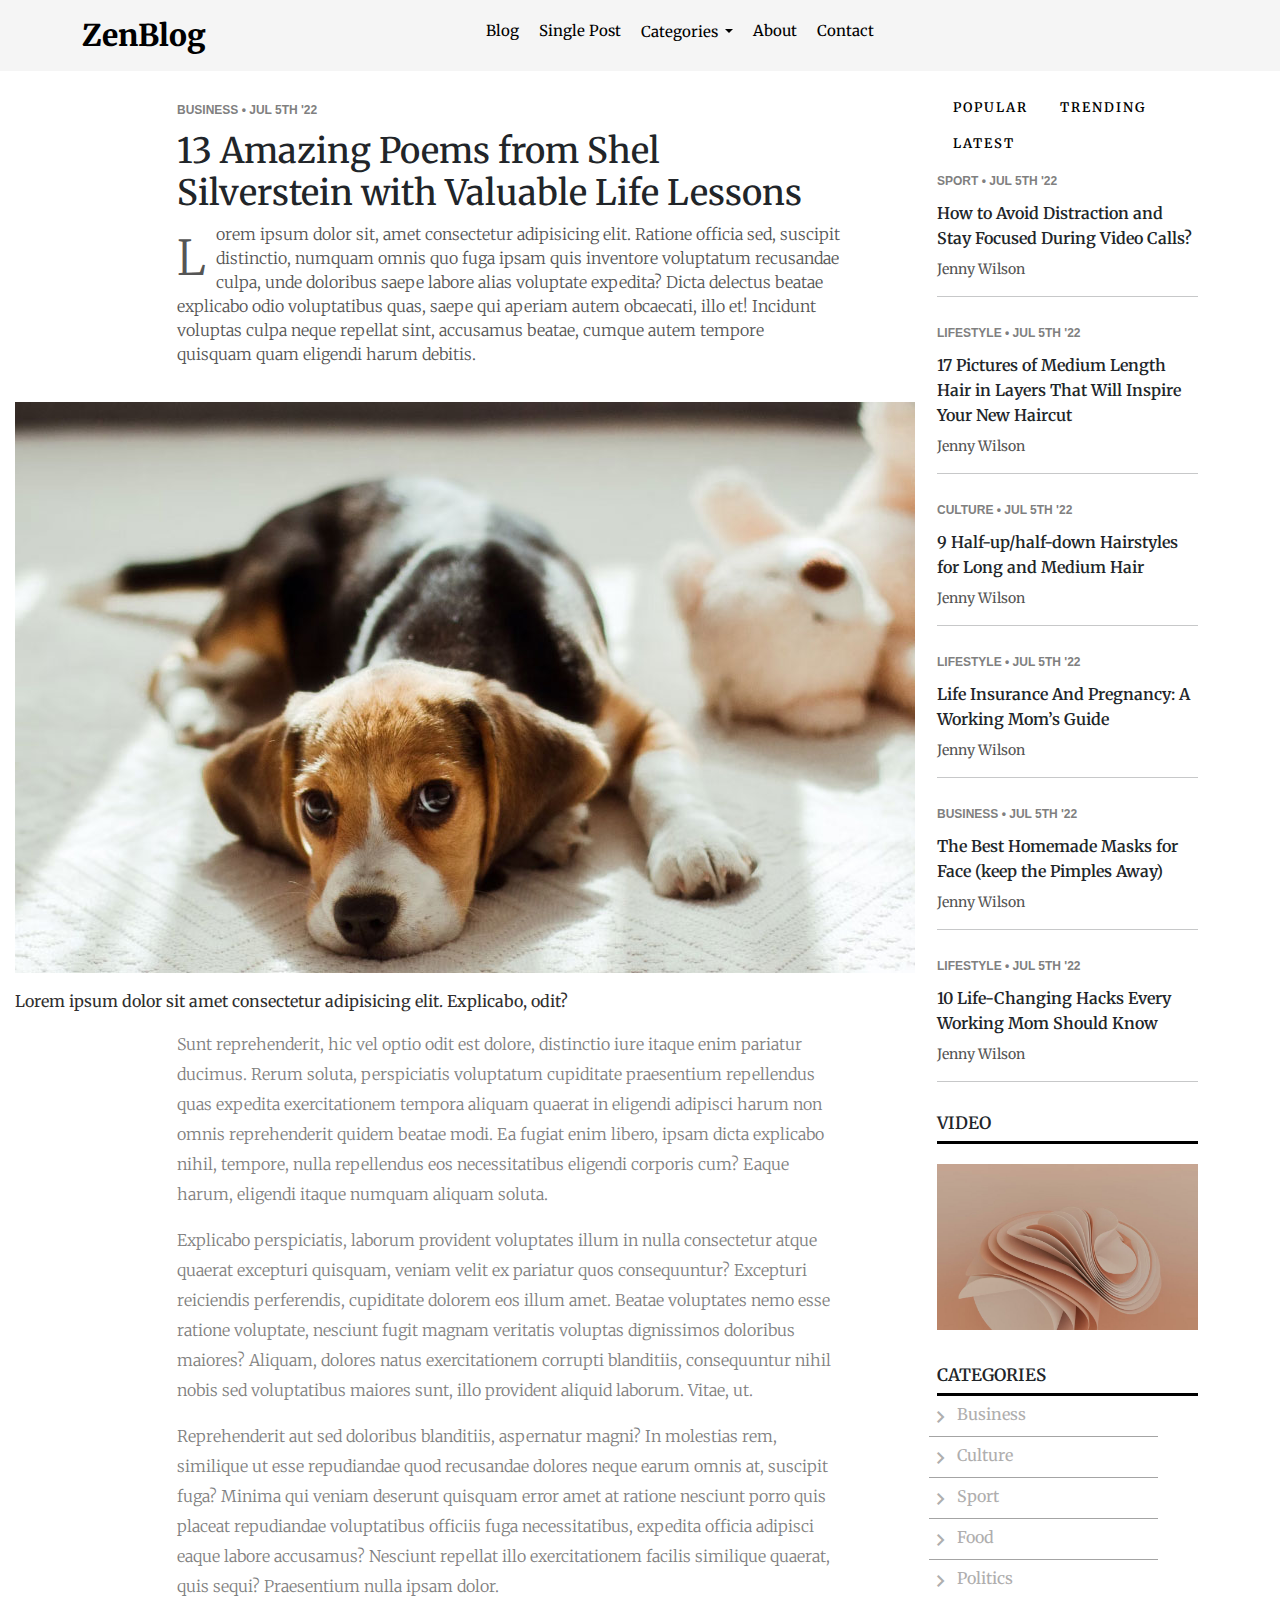
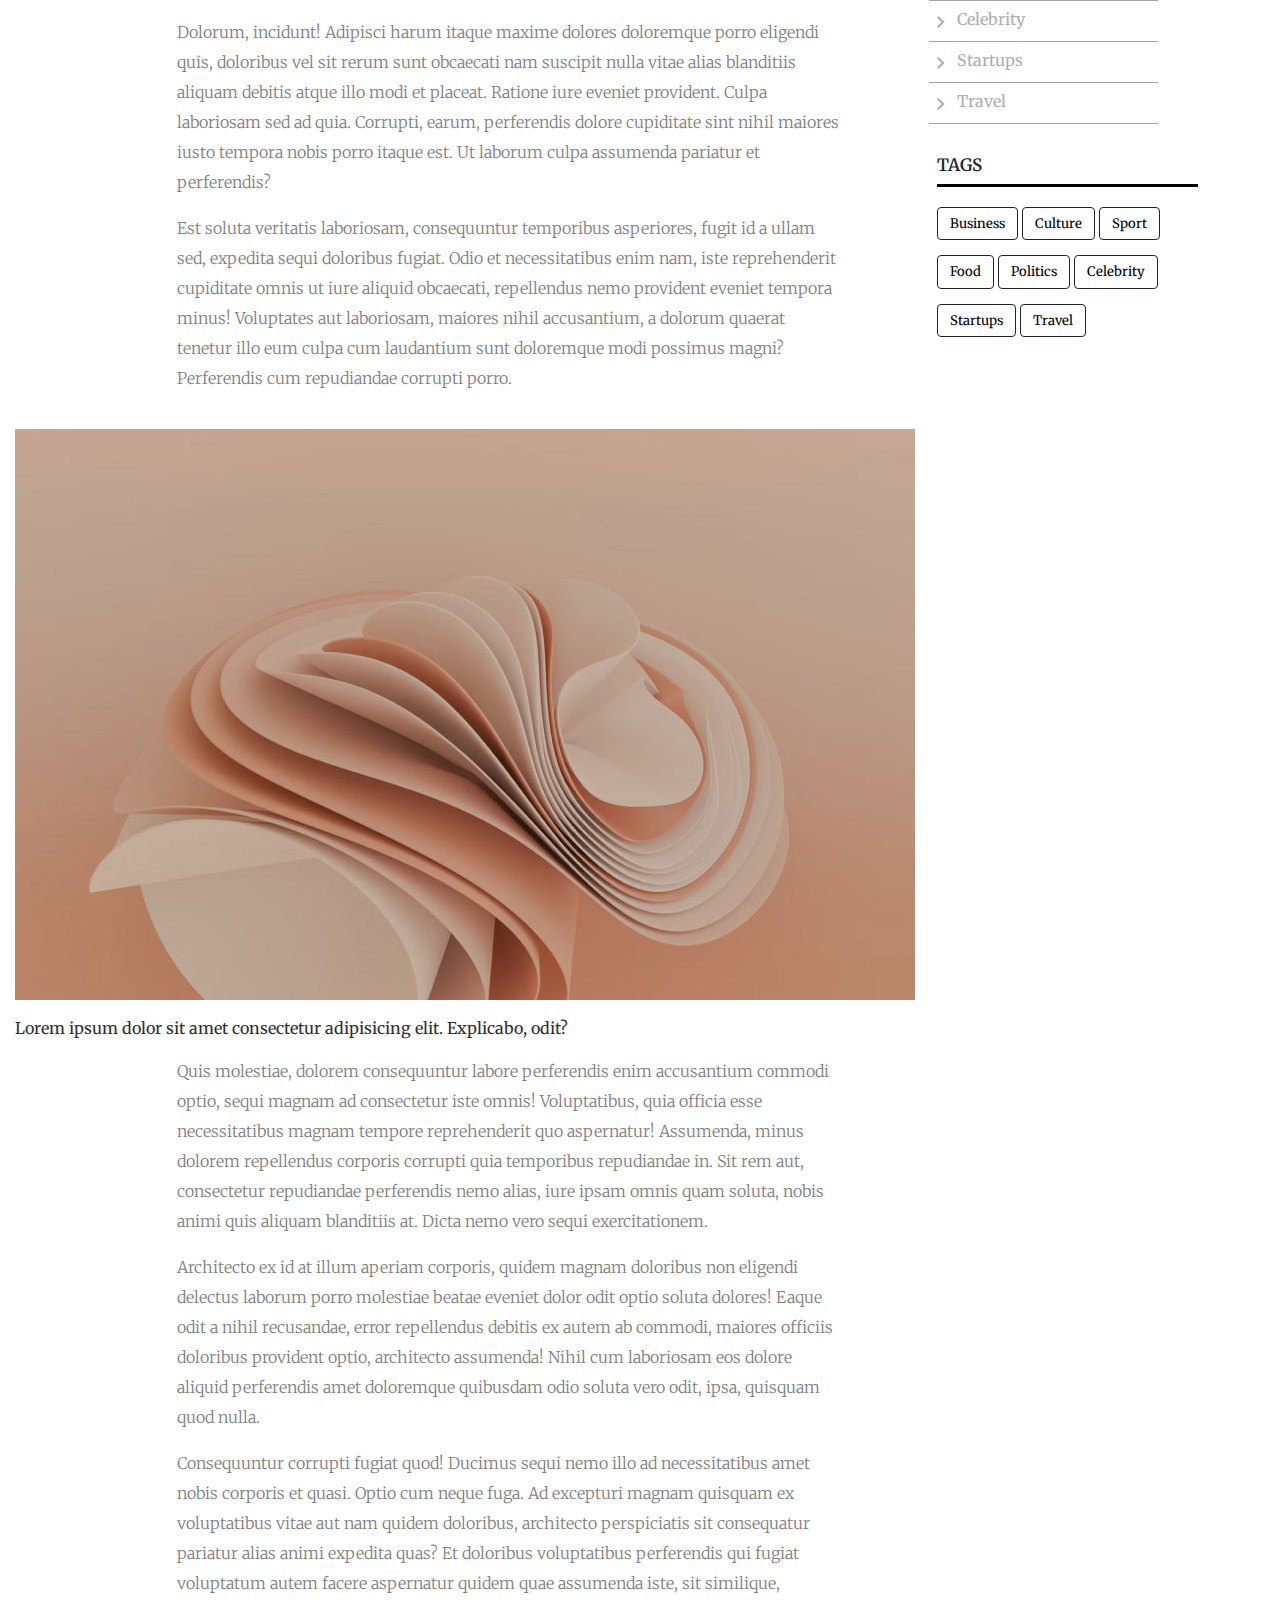
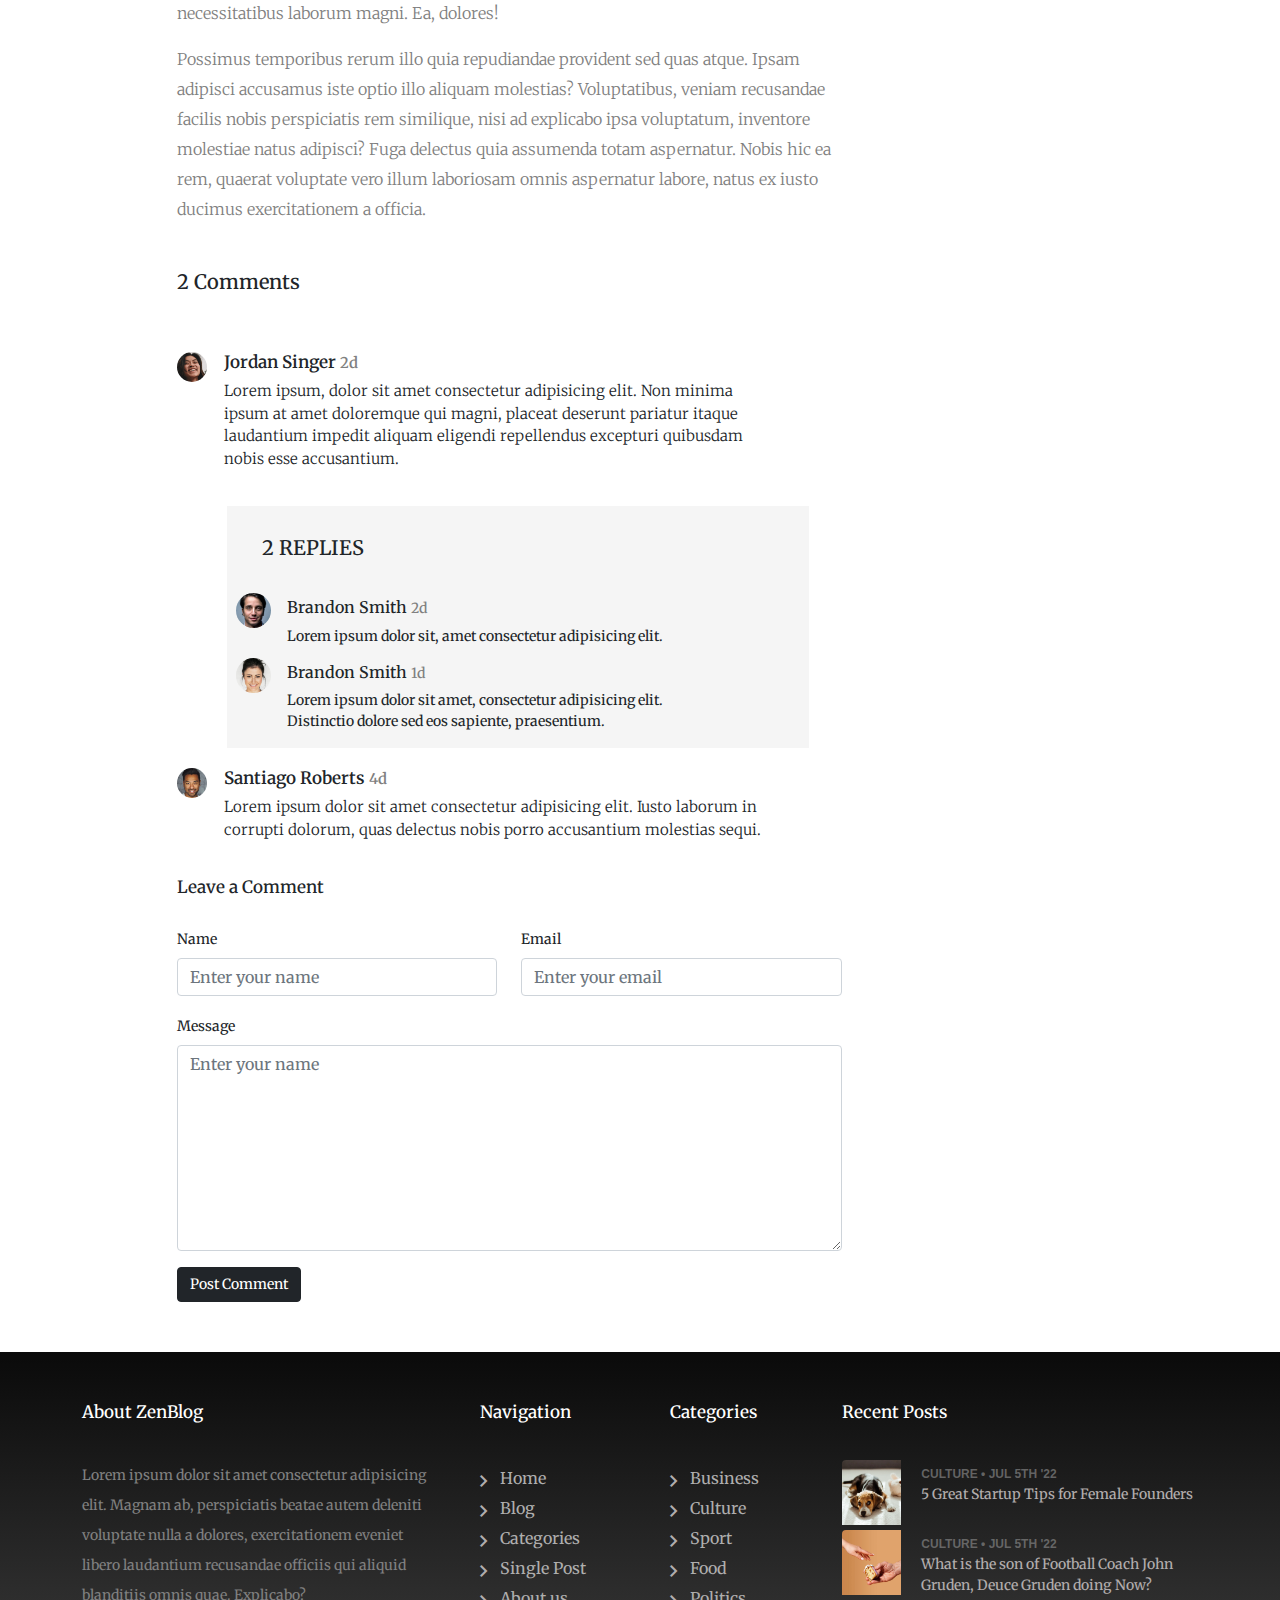
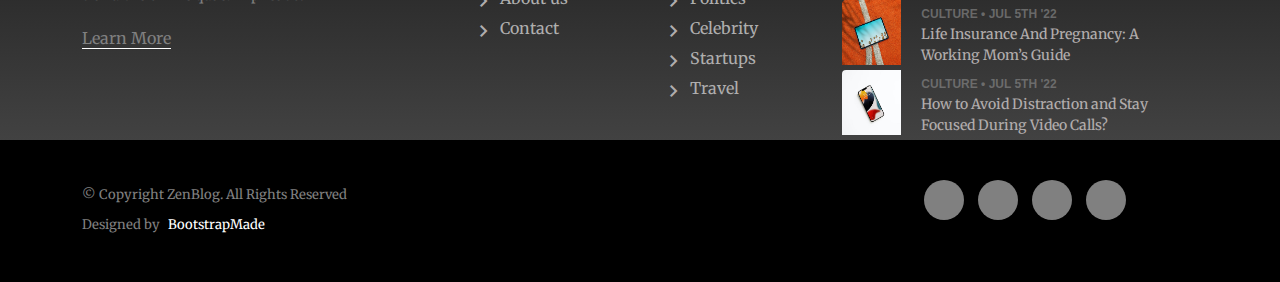
<file: singlepost.html>
<!DOCTYPE html>
<html>

<head>
    <meta charset="utf-8" />
    <title>ZenBlog</title>
    <link rel="stylesheet"
        href="https://fonts.googleapis.com/css2?family=Material+Symbols+Outlined:opsz,wght,FILL,GRAD@20..48,100..700,0..1,-50..200" />
    <link rel="stylesheet" href="https://cdnjs.cloudflare.com/ajax/libs/font-awesome/6.2.1/css/all.min.css"
        integrity="sha512-MV7K8+y+gLIBoVD59lQIYicR65iaqukzvf/nwasF0nqhPay5w/9lJmVM2hMDcnK1OnMGCdVK+iQrJ7lzPJQd1w=="
        crossorigin="anonymous" referrerpolicy="no-referrer" />
    <link rel="stylesheet" href="assets/css/bootstrap.min.css">
    <link rel="stylesheet" href="assets/css/style.css">
</head>

<body>
    <header class="head">
        <div class="container">
            <nav class="navbar navbar-expand">
                <a class="navbar-brand" href="#">ZenBlog</a>
                <button class="navbar-toggler" type="button" data-bs-toggle="collapse"
                    data-bs-target="#navbarSupportedContent" aria-controls="navbarSupportedContent" aria-expanded="true"
                    aria-label="Toggle navigation">
                    <span class="navbar-toggler-icon"></span>
                </button>
                <div class="collapse navbar-collapse" id="navbarSupportedContent">
                    <ul class="nav">
                        <li class="nav-item">
                            <a href="index.html">Blog</a>
                        </li>
                        <li class="nav-item">
                            <a href="singlepost.html">Single Post</a>
                        </li>
                        <li class="nav-item dropdown">
                            <a href="Categories.html" class="nav-link dropdown-toggle" href="#" id="navbarDropdown"
                                role="button" data-bs-toggle="dropdown" aria-expanded="true">
                                Categories
                            </a>
                            <ul class="dropdown-menu" aria-labelledby="navbarDropdown">
                                <li><a class="dropdown-item" href="#Drop Down">Search Resulte</a></li>
                                <li><a class="dropdown-item" href="#Drop Down">Drop Down 1</a></li>
                                <li class="dropend">
                                    <a class="nav-link dropdown-toggle" href="#" id="DeepDropdown" role="button"
                                        data-bs-toggle="dropdown" aria-expanded="true">
                                        Deep Drop Down
                                    </a>
                                    <ul class="deep dropdown-menu" aria-labelledby="DeepDropdown">
                                        <li><a href="#Deep Drop Down">Deep Drop Down 1</a></li>
                                        <li><a href="#Deep Drop Down">Deep Drop Down 2</a></li>
                                        <li><a href="#Deep Drop Down">Deep Drop Down 3</a></li>
                                        <li><a href="#Deep Drop Down">Deep Drop Down 4</a></li>
                                        <li><a href="#Deep Drop Down">Deep Drop Down 5</a></li>
                                    </ul>
                                </li>
                                <li><a class="dropdown-item" href="#Drop Down">Drop Down 2</a></li>
                                <li><a class="dropdown-item" href="#Drop Down">Drop Down 3</a></li>
                                <li><a class="dropdown-item" href="#Drop Down">Drop Down 4</a></li>
                            </ul>
                        </li>
                        <li class="nav-item" role="presentation">
                            <a href="About.html">About</a>
                        </li>
                        <li class="nav-item" role="presentation">
                            <a href="Contact.html">Contact</a>
                        </li>
                    </ul>
                </div>
                <div class="icon">
                    <a href="#"><i class="fa-brands fa-facebook"></i></a>
                    <a href="#"><i class="fa-brands fa-twitter"></i></a>
                    <a href="#"><i class="fa-brands fa-instagram"></i></a>
                    <a href="#"><i class="fa-solid fa-magnifying-glass"></i></a>
                </div>
            </nav>
        </div>
    </header>
    <section class="singlepost">
        <div class="container">
            <div class="row">
                <div class="col-lg-9">
                    <div class="title">
                        <span class="list">BUSINESS • JUL 5TH '22</span>
                        <h1 class="title-head">13 Amazing Poems from Shel Silverstein with Valuable Life Lessons
                        </h1>
                        <p class="text-l"><span class="letter">L</span>orem ipsum dolor sit, amet consectetur
                            adipisicing elit. Ratione
                            officia sed, suscipit distinctio, numquam omnis quo fuga ipsam quis inventore
                            voluptatum recusandae culpa, unde doloribus saepe labore alias voluptate expedita?
                            Dicta delectus beatae explicabo odio voluptatibus quas, saepe qui aperiam autem
                            obcaecati, illo et! Incidunt voluptas culpa neque repellat sint, accusamus beatae,
                            cumque autem tempore quisquam quam eligendi harum debitis.</p>
                    </div>
                    <div class="image">
                        <img src="assets/img/post-landscape-1.jpg">
                        <p class="text-l">
                        <p class="first-line"> Lorem ipsum dolor sit amet consectetur adipisicing elit.
                            Explicabo, odit?</p>
                        <p class="body">
                            Sunt reprehenderit, hic vel optio odit est dolore, distinctio iure itaque enim
                            pariatur ducimus. Rerum soluta, perspiciatis voluptatum cupiditate praesentium
                            repellendus quas expedita exercitationem tempora aliquam quaerat in eligendi
                            adipisci harum non omnis reprehenderit quidem beatae modi. Ea fugiat enim libero,
                            ipsam dicta explicabo nihil, tempore, nulla repellendus eos necessitatibus eligendi
                            corporis cum? Eaque harum, eligendi itaque numquam aliquam soluta.
                        </p>
                        <p class="body">
                            Explicabo perspiciatis, laborum provident voluptates illum in nulla consectetur
                            atque quaerat excepturi quisquam, veniam velit ex pariatur quos consequuntur?
                            Excepturi reiciendis perferendis, cupiditate dolorem eos illum amet. Beatae
                            voluptates nemo esse ratione voluptate, nesciunt fugit magnam veritatis voluptas
                            dignissimos doloribus maiores? Aliquam, dolores natus exercitationem corrupti
                            blanditiis, consequuntur nihil nobis sed voluptatibus maiores sunt, illo provident
                            aliquid laborum. Vitae, ut.
                        </p>
                        <p class="body">
                            Reprehenderit aut sed doloribus blanditiis, aspernatur magni? In molestias rem,
                            similique ut esse repudiandae quod recusandae dolores neque earum omnis at, suscipit
                            fuga? Minima qui veniam deserunt quisquam error amet at ratione nesciunt porro quis
                            placeat repudiandae voluptatibus officiis fuga necessitatibus, expedita officia
                            adipisci eaque labore accusamus? Nesciunt repellat illo exercitationem facilis
                            similique quaerat, quis sequi? Praesentium nulla ipsam dolor.
                        </p>
                        <p class="body">
                            Dolorum, incidunt! Adipisci harum itaque maxime dolores doloremque porro eligendi
                            quis, doloribus vel sit rerum sunt obcaecati nam suscipit nulla vitae alias
                            blanditiis aliquam debitis atque illo modi et placeat. Ratione iure eveniet
                            provident. Culpa laboriosam sed ad quia. Corrupti, earum, perferendis dolore
                            cupiditate sint nihil maiores iusto tempora nobis porro itaque est. Ut laborum culpa
                            assumenda pariatur et perferendis?
                        </p>
                        <p class="body">
                            Est soluta veritatis laboriosam, consequuntur temporibus asperiores, fugit id a
                            ullam sed, expedita sequi doloribus fugiat. Odio et necessitatibus enim nam, iste
                            reprehenderit cupiditate omnis ut iure aliquid obcaecati, repellendus nemo provident
                            eveniet tempora minus! Voluptates aut laboriosam, maiores nihil accusantium, a
                            dolorum quaerat tenetur illo eum culpa cum laudantium sunt doloremque modi possimus
                            magni? Perferendis cum repudiandae corrupti porro.
                        </p>
                    </div>
                    <div class="image">
                        <img src="assets/img/post-landscape-5.jpg">
                        <p class="text-l">
                        <p class="first-line"> Lorem ipsum dolor sit amet consectetur adipisicing elit.
                            Explicabo, odit?</p>
                        <p class="body">
                            Quis molestiae, dolorem consequuntur labore perferendis enim accusantium commodi
                            optio, sequi magnam ad consectetur iste omnis! Voluptatibus, quia officia esse
                            necessitatibus magnam tempore reprehenderit quo aspernatur! Assumenda, minus dolorem
                            repellendus corporis corrupti quia temporibus repudiandae in. Sit rem aut,
                            consectetur repudiandae perferendis nemo alias, iure ipsam omnis quam soluta, nobis
                            animi quis aliquam blanditiis at. Dicta nemo vero sequi exercitationem.
                        </p>
                        <p class="body">
                            Architecto ex id at illum aperiam corporis, quidem magnam doloribus non eligendi
                            delectus laborum porro molestiae beatae eveniet dolor odit optio soluta dolores!
                            Eaque odit a nihil recusandae, error repellendus debitis ex autem ab commodi,
                            maiores officiis doloribus provident optio, architecto assumenda! Nihil cum
                            laboriosam eos dolore aliquid perferendis amet doloremque quibusdam odio soluta vero
                            odit, ipsa, quisquam quod nulla.
                        </p>
                        <p class="body">
                            Consequuntur corrupti fugiat quod! Ducimus sequi nemo illo ad necessitatibus amet
                            nobis corporis et quasi. Optio cum neque fuga. Ad excepturi magnam quisquam ex
                            voluptatibus vitae aut nam quidem doloribus, architecto perspiciatis sit consequatur
                            pariatur alias animi expedita quas? Et doloribus voluptatibus perferendis qui fugiat
                            voluptatum autem facere aspernatur quidem quae assumenda iste, sit similique,
                            necessitatibus laborum magni. Ea, dolores!
                        </p>
                        <p class="body">
                            Possimus temporibus rerum illo quia repudiandae provident sed quas atque. Ipsam
                            adipisci accusamus iste optio illo aliquam molestias? Voluptatibus, veniam
                            recusandae facilis nobis perspiciatis rem similique, nisi ad explicabo ipsa
                            voluptatum, inventore molestiae natus adipisci? Fuga delectus quia assumenda totam
                            aspernatur. Nobis hic ea rem, quaerat voluptate vero illum laboriosam omnis
                            aspernatur labore, natus ex iusto ducimus exercitationem a officia.
                        </p>
                    </div>
                    <div class="comments">
                        <h5 class="title-comment">
                            2 Comments
                        </h5>
                        <div class="person-comment">
                            <div class="row">
                                <div class="col-2">
                                    <img src="assets/img/person-5.jpg">
                                </div>
                                <div class="col-10">
                                    <h6 class="name">
                                        Jordan Singer <small>2d</small>
                                    </h6>
                                    <p class="text-comment">
                                        Lorem ipsum, dolor sit amet consectetur adipisicing elit. Non minima
                                        ipsum at amet doloremque qui magni, placeat deserunt pariatur itaque
                                        laudantium impedit aliquam eligendi repellendus excepturi quibusdam
                                        nobis esse accusantium.
                                    </p>
                                </div>
                            </div>
                        </div>
                        <div class="main">
                            <h5 class="title-comment">
                                2 REPLIES
                            </h5>
                            <div class="row">
                                <div class="col-1">
                                    <img src="assets/img/person-4.jpg">
                                </div>
                                <div class="col-11">
                                    <h6 class="name">
                                        Brandon Smith <small>2d</small>
                                    </h6>
                                    <p class="text-comment">
                                        Lorem ipsum dolor sit, amet consectetur adipisicing elit.
                                    </p>
                                </div>
                            </div>
                            <div class="row">
                                <div class="col-1">
                                    <img src="assets/img/person-3.jpg">
                                </div>
                                <div class="col-11">
                                    <h6 class="name">
                                        Brandon Smith <small>1d</small>
                                    </h6>
                                    <p class="text-comment">
                                        Lorem ipsum dolor sit amet, consectetur adipisicing elit. Distinctio
                                        dolore sed eos sapiente, praesentium.
                                    </p>
                                </div>
                            </div>
                        </div>
                        <div class="person-comment">
                            <div class="row">
                                <div class="col-2">
                                    <img src="assets/img/person-2.jpg">
                                </div>
                                <div class="col-10">
                                    <h6 class="name">
                                        Santiago Roberts
                                        <small>4d</small>
                                    </h6>
                                    <p class="text-comment">
                                        Lorem ipsum dolor sit amet consectetur adipisicing elit. Iusto laborum
                                        in
                                        corrupti dolorum, quas delectus nobis porro accusantium molestias sequi.
                                    </p>
                                </div>
                            </div>
                        </div>
                    </div>
                    <div class="input">
                        <h5 class="title-input">Leave a Comment</h5>
                        <form>
                            <div class="row">
                                <div class="col">
                                    <label for="text1" class="form-label">Name</label>
                                    <input type="text" class="form-control" name="text" id="text1"
                                        placeholder="Enter your name">
                                </div>
                                <div class="col">
                                    <label for="email" class="form-label">Email</label>
                                    <input type="email" class="form-control" name="email" id="email"
                                        placeholder="Enter your email">
                                </div>
                            </div>
                            <div class="mb-3">
                                <label for="Textarea" class="form-label">Message</label>
                                <textarea class="form-control" id="Textarea" rows="8"
                                    placeholder="Enter your name"></textarea>
                            </div>
                            <div class="col">
                                <button class="btn btn-dark" type="button">Post Comment</button>
                            </div>
                        </form>
                    </div>

                </div>
                <div class="col-lg-3">
                    <ul class="nav" id="pills-tab" role="tablist">
                        <li class="nav-item" role="presentation">
                            <a class="nav-link active" id="pills-popular-tab" data-bs-toggle="pill"
                                data-bs-target="#pills-popular" type="button" role="tab" aria-controls="pills-popular"
                                aria-selected="true">popular</a>
                        </li>
                        <li class="nav-item" role="presentation">
                            <a class="nav-link" id="pills-trending-tab" data-bs-toggle="pill"
                                data-bs-target="#pills-trending" type="button" role="tab" aria-controls="pills-trending"
                                aria-selected="false">
                                trending</a>
                        </li>
                        <li class="nav-item" role="presentation">
                            <a class="nav-link" id="pills-latest-tab" data-bs-toggle="pill"
                                data-bs-target="#pills-latest" type="button" role="tab" aria-controls="pills-latest"
                                aria-selected="false">latest</a>
                        </li>
                    </ul>
                    <div class="tab-content" id="pills-tabContent">
                        <div class="tab-pane fade show active" id="pills-popular" role="tabpanel"
                            aria-labelledby="pills-popular-tab">
                            <div class="list">
                                <span>SPORT • JUL 5TH '22</span>
                                <h4 class="title">How to Avoid Distraction and Stay Focused During Video Calls?
                                </h4>
                                <p class="name">Jenny Wilson</p>
                            </div>
                            <hr />
                            <div class="list">
                                <span>LIFESTYLE • JUL 5TH '22</span>
                                <h4 class="title">17 Pictures of Medium Length Hair in Layers That Will Inspire
                                    Your
                                    New
                                    Haircut
                                </h4>
                                <p class="name">Jenny Wilson</p>
                            </div>
                            <hr />
                            <div class="list">
                                <span>CULTURE • JUL 5TH '22</span>
                                <h4 class="title">9 Half-up/half-down Hairstyles for Long and Medium Hair
                                </h4>
                                <p class="name">Jenny Wilson</p>
                            </div>
                            <hr />
                            <div class="list">
                                <span>LIFESTYLE • JUL 5TH '22</span>
                                <h4 class="title">Life Insurance And Pregnancy: A Working Mom’s Guide
                                </h4>
                                <p class="name">Jenny Wilson</p>
                            </div>
                            <hr />
                            <div class="list">
                                <span>BUSINESS • JUL 5TH '22</span>
                                <h4 class="title">The Best Homemade Masks for Face (keep the Pimples Away)
                                </h4>
                                <p class="name">Jenny Wilson</p>
                            </div>
                            <hr />
                            <div class="list">
                                <span>LIFESTYLE • JUL 5TH '22</span>
                                <h4 class="title">10 Life-Changing Hacks Every Working Mom Should Know
                                </h4>
                                <p class="name">Jenny Wilson</p>
                            </div>
                            <hr />
                        </div>
                        <div class="tab-pane fade" id="pills-trending" role="tabpanel"
                            aria-labelledby="pills-trending-tab">
                            <div class="list">
                                <span>LIFESTYLE • JUL 5TH '22</span>
                                <h4 class="title">10 Life-Changing Hacks Every Working Mom Should Know
                                </h4>
                                <p class="name">Jenny Wilson</p>
                            </div>
                            <hr />
                            <div class="list">
                                <span>BUSINESS • JUL 5TH '22</span>
                                <h4 class="title">The Best Homemade Masks for Face (keep the Pimples Away)
                                </h4>
                                <p class="name">Jenny Wilson</p>
                            </div>
                            <hr />
                            <div class="list">
                                <span>LIFESTYLE • JUL 5TH '22</span>
                                <h4 class="title">Life Insurance And Pregnancy: A Working Mom’s Guide
                                </h4>
                                <p class="name">Jenny Wilson</p>
                            </div>
                            <hr />
                            <div class="list">
                                <span>LIFESTYLE • JUL 5TH '22</span>
                                <h4 class="title">17 Pictures of Medium Length Hair in Layers That Will Inspire
                                    Your
                                    New
                                    Haircut
                                </h4>
                                <p class="name">Jenny Wilson</p>
                            </div>
                            <hr />
                            <div class="list">
                                <span>SPORT • JUL 5TH '22</span>
                                <h4 class="title">How to Avoid Distraction and Stay Focused During Video Calls?
                                </h4>
                                <p class="name">Jenny Wilson</p>
                            </div>
                            <hr />
                            <div class="list">
                                <span>CULTURE • JUL 5TH '22</span>
                                <h4 class="title">9 Half-up/half-down Hairstyles for Long and Medium Hair
                                </h4>
                                <p class="name">Jenny Wilson</p>
                            </div>
                            <hr />
                        </div>
                        <div class="tab-pane fade" id="pills-latest" role="tabpanel" aria-labelledby="pills-latest-tab">
                            <div class="list">
                                <span>CULTURE • JUL 5TH '22</span>
                                <h4 class="title">9 Half-up/half-down Hairstyles for Long and Medium Hair
                                </h4>
                                <p class="name">Jenny Wilson</p>
                            </div>
                            <hr />
                            <div class="list">
                                <span>SPORT • JUL 5TH '22</span>
                                <h4 class="title">How to Avoid Distraction and Stay Focused During Video Calls?
                                </h4>
                                <p class="name">Jenny Wilson</p>
                            </div>
                            <hr />
                            <div class="list">
                                <span>LIFESTYLE • JUL 5TH '22</span>
                                <h4 class="title">17 Pictures of Medium Length Hair in Layers That Will Inspire
                                    Your
                                    New
                                    Haircut
                                </h4>
                                <p class="name">Jenny Wilson</p>
                            </div>
                            <hr />
                            <div class="list">
                                <span>LIFESTYLE • JUL 5TH '22</span>
                                <h4 class="title">Life Insurance And Pregnancy: A Working Mom’s Guide
                                </h4>
                                <p class="name">Jenny Wilson</p>
                            </div>
                            <hr />
                            <div class="list">
                                <span>BUSINESS • JUL 5TH '22</span>
                                <h4 class="title">The Best Homemade Masks for Face (keep the Pimples Away)
                                </h4>
                                <p class="name">Jenny Wilson</p>
                            </div>
                            <hr />
                            <div class="list">
                                <span>LIFESTYLE • JUL 5TH '22</span>
                                <h4 class="title">10 Life-Changing Hacks Every Working Mom Should Know
                                </h4>
                                <p class="name">Jenny Wilson</p>
                            </div>
                            <hr />
                        </div>
                    </div>
                    <div class="video">
                        <div class="video-title">
                            <h3 class="title-video">video</h3>
                        </div>
                        <a src="https://www.youtube.com/watch?v=AiFfDjmd0jU">
                            <img src="assets/img/post-landscape-5.jpg" alt="" class="img-fluid" />
                            <!-- <span> <i class="fa-regular fa-circle-play fa-xl"></i></span> -->
                        </a>
                    </div>
                    <div class="categories">
                        <div class="title">
                            <h5>Categories</h5>
                        </div>
                        <ul>
                            <li>
                                <a href="#">
                                    <span class="material-symbols-outlined">
                                        keyboard_arrow_right
                                    </span>
                                    Business
                                </a>
                            </li>
                            <li>
                                <a href="#">
                                    <span class="material-symbols-outlined">
                                        keyboard_arrow_right
                                    </span>
                                    Culture
                                </a>
                            </li>
                            <li>
                                <a href="#">
                                    <span class="material-symbols-outlined">
                                        keyboard_arrow_right
                                    </span>
                                    Sport
                                </a>
                            </li>
                            <li>
                                <a href="#">
                                    <span class="material-symbols-outlined">
                                        keyboard_arrow_right
                                    </span>
                                    Food
                                </a>
                            </li>
                            <li>
                                <a href="#">
                                    <span class="material-symbols-outlined">
                                        keyboard_arrow_right
                                    </span>
                                    Politics
                                </a>
                            </li>
                            <li>
                                <a href="#">
                                    <span class="material-symbols-outlined">
                                        keyboard_arrow_right
                                    </span>
                                    Celebrity
                                </a>
                            </li>
                            <li>
                                <a href="#">
                                    <span class="material-symbols-outlined">
                                        keyboard_arrow_right
                                    </span>
                                    Startups
                                </a>
                            </li>
                            <li>
                                <a href="#">
                                    <span class="material-symbols-outlined">
                                        keyboard_arrow_right
                                    </span>
                                    Travel
                                </a>
                            </li>
                        </ul>
                    </div>
                    <div class="tags">
                        <div class="title">
                            <h5>Tags</h5>
                        </div>
                        <div class="tag">
                            <a href="#" class="btn btn-outline-dark">Business</a>
                            <a href="#" class="btn btn-outline-dark">Culture</a>
                            <a href="#" class="btn btn-outline-dark">Sport</a>
                            <a href="#" class="btn btn-outline-dark">Food</a>
                            <a href="#" class="btn btn-outline-dark">Politics</a>
                            <a href="#" class="btn btn-outline-dark">Celebrity</a>
                            <a href="#" class="btn btn-outline-dark">Startups</a>
                            <a href="#" class="btn btn-outline-dark">Travel</a>
                        </div>
                    </div>
                </div>
            </div>
        </div>
    </section>
    <section class="foot">
        <div class="container">
            <div class="row">
                <div class="col-lg-4">
                    <h3 class="title">
                        About ZenBlog
                    </h3>
                    <p class="text">
                        Lorem ipsum dolor sit amet consectetur adipisicing elit. Magnam ab, perspiciatis beatae autem
                        deleniti voluptate nulla a dolores, exercitationem eveniet libero laudantium recusandae officiis
                        qui aliquid blanditiis omnis quae. Explicabo?
                    </p>
                    <a href="#" class="link">Learn More</a>
                </div>
                <div class="col-lg-2">
                    <h5 class="title">Navigation</h5>
                    <ul>
                        <li>
                            <a href="#">
                                <span class="material-symbols-outlined">
                                    keyboard_arrow_right
                                </span>
                                Home
                            </a>
                        </li>
                        <li>
                            <a href="#">
                                <span class="material-symbols-outlined">
                                    keyboard_arrow_right
                                </span>
                                Blog
                            </a>
                        </li>
                        <li>
                            <a href="#">
                                <span class="material-symbols-outlined">
                                    keyboard_arrow_right
                                </span>
                                Categories
                            </a>
                        </li>
                        <li>
                            <a href="#">
                                <span class="material-symbols-outlined">
                                    keyboard_arrow_right
                                </span>
                                Single Post
                            </a>
                        </li>
                        <li>
                            <a href="#">
                                <span class="material-symbols-outlined">
                                    keyboard_arrow_right
                                </span>
                                About us
                            </a>
                        </li>
                        <li>
                            <a href="#">
                                <span class="material-symbols-outlined">
                                    keyboard_arrow_right
                                </span>
                                Contact
                            </a>
                        </li>
                    </ul>
                </div>
                <div class="col-lg-2">
                    <h5 class="title">Categories</h5>
                    <ul>
                        <li>
                            <a href="#">
                                <span class="material-symbols-outlined">
                                    keyboard_arrow_right
                                </span>
                                Business
                            </a>
                        </li>
                        <li>
                            <a href="#">
                                <span class="material-symbols-outlined">
                                    keyboard_arrow_right
                                </span>
                                Culture
                            </a>
                        </li>
                        <li>
                            <a href="#">
                                <span class="material-symbols-outlined">
                                    keyboard_arrow_right
                                </span>
                                Sport
                            </a>
                        </li>
                        <li>
                            <a href="#">
                                <span class="material-symbols-outlined">
                                    keyboard_arrow_right
                                </span>
                                Food
                            </a>
                        </li>
                        <li>
                            <a href="#">
                                <span class="material-symbols-outlined">
                                    keyboard_arrow_right
                                </span>
                                Politics
                            </a>
                        </li>
                        <li>
                            <a href="#">
                                <span class="material-symbols-outlined">
                                    keyboard_arrow_right
                                </span>
                                Celebrity
                            </a>
                        </li>
                        <li>
                            <a href="#">
                                <span class="material-symbols-outlined">
                                    keyboard_arrow_right
                                </span>
                                Startups
                            </a>
                        </li>
                        <li>
                            <a href="#">
                                <span class="material-symbols-outlined">
                                    keyboard_arrow_right
                                </span>
                                Travel
                            </a>
                        </li>
                    </ul>
                </div>
                <div class="col-lg-4">
                    <h5 class="title">Recent Posts</h5>
                    <div class="row g-0">
                        <div class="col-md-2">
                            <img src="assets/img/post-sq-1.jpg" class="img-fluid rounded-start">
                        </div>
                        <div class="col-md-10">
                            <div class="body">
                                <span>CULTURE • JUL 5TH '22</span>
                                <a href="#" class="img-text">5 Great Startup Tips for Female Founders</a>
                            </div>
                        </div>
                    </div>
                    <div class="row g-0">
                        <div class="col-md-2">
                            <img src="assets/img/post-sq-2.jpg" class="img-fluid rounded-start">
                        </div>
                        <div class="col-md-10">
                            <div class="body">
                                <span>CULTURE • JUL 5TH '22</span>
                                <a href="#" class="img-text">What is the son of Football Coach John Gruden, Deuce
                                    Gruden doing Now?</a>
                            </div>
                        </div>
                    </div>

                    <div class="row g-0">
                        <div class="col-md-2">
                            <img src="assets/img/post-sq-3.jpg" class="img-fluid rounded-start">
                        </div>
                        <div class="col-md-10">
                            <div class="body">
                                <span>CULTURE • JUL 5TH '22</span>
                                <a href="#" class="img-text">Life Insurance And Pregnancy: A Working Mom’s Guide</a>
                            </div>
                        </div>
                    </div>

                    <div class="row g-0">
                        <div class="col-md-2">
                            <img src="assets/img/post-sq-4.jpg" class="img-fluid rounded-start">
                        </div>
                        <div class="col-md-10">
                            <div class="body">
                                <span>CULTURE • JUL 5TH '22</span>
                                <a href="#" class="img-text">How to Avoid Distraction and Stay Focused During Video
                                    Calls?</a>
                            </div>
                        </div>
                    </div>
                </div>
            </div>
        </div>
    </section>
    <footer>
        <div class="container">
            <div class="row">
                <div class="col-8">
                    <span>© Copyright ZenBlog. All Rights Reserved</span>
                    <span>Designed by<a href="#">BootstrapMade</a></span>
                </div>
                <div class="col-4">
                    <div class="icons">
                        <ul>
                            <li><i class="fa-brands fa-facebook"></i></li>
                            <li><i class="fa-brands fa-twitter"></i></li>
                            <li><i class="fa-brands fa-instagram"></i></li>
                            <li><i class="fa-brands fa-linkedin"></i></li>
                        </ul>
                    </div>
                </div>
            </div>
        </div>
    </footer>

</body>

</html>
</file>
<file: assets/css/style.css>
@import url('https://fonts.googleapis.com/css2?family=Merriweather:ital,wght@0,300;0,400;0,700;0,900;1,300;1,400;1,700;1,900&display=swap');

* {
    margin: 0;
    padding: 0;
    font-family: 'Merriweather', serif;
    box-sizing: border-box;
    scroll-behavior: smooth;
}

.head {
    width: 100%;
    height: auto;
    /* background-color: rgba(223, 223, 223, 0.582); */
    background-color: whitesmoke;
    display: flex;
    align-items: center;
    position: fixed;
    top: 0px;
    z-index: 999; 
}

.head .container .navbar .navbar-brand {
    color: black;
    font-size: 30px;
    font-weight: 800;
}

.head .container .collapse {
    display: flex;
    justify-content: center;
}

.head .container .collapse .nav .nav-item a {
    color: black;
    font-size: 15px;
    padding: 10px;
    padding-top: 3px;
    
    text-decoration: none;
}
.head .container .collapse .nav .nav-item .dropdown-menu{
    height: auto;
    line-height: 23px;
    box-shadow: 5px 5px 13px rgba(1, 1, 1, 15%);
}
/* .head .container .collapse .nav .nav-item:hover .dropdown-menu{
    display: block !important;
}  */
.head .container .collapse .nav .nav-item .dropdown-menu li a{
    font-size: 13px;
}
.head .container .navbar .collapse .nav .nav-item a:hover{
    cursor: pointer;
}
.head .container .collapse .nav .nav-item .dropend .deep{
    display: none !important;
    transform: translate(-156px, -25px);
    font-size: 13px;
    /* padding: 16px; */
    height: auto;
    line-height: 38px;
    box-shadow: 5px 5px 13px rgba(1, 1, 1, 15%);
} 
.head .container .collapse .nav .nav-item .dropend:hover .deep{
    display: block !important;
}  
.head .container .collapse .nav .nav-item .dropend .deep li a{
    text-decoration: none;
    font-size: 13px;
    color: black;
    line-height: 30px;
    padding: 10px;
}
.head .container .icon a {
    font-size: 18px;
    color: black;
    padding-left: 15px;
}
@media only screen and (max-width: 768px) {
    .head .container .navbar {
        display: flex;
        flex-wrap: nowrap !important;
    }
    .head .container .navbar .navbar-brand {
        margin-right: 10px !important;
    }
    .head .container .collapse .nav .nav-item .nav-link {
        padding: 10px !important;
    }
}

.slide {
    padding-top: 40px;
    width: 100%;
    height: auto;
    margin-top: 40px;
    margin-bottom: 50px;
}

.slide .container .carousel .carousel-inner .carousel-item .carousel-caption {
    text-align: left;
    width: 45%;
    margin-bottom: 15px;
}

.slide .container .carousel .carousel-inner .carousel-item .carousel-caption h3 {
    font-size: 28px;
}

.slide .container .carousel .carousel-inner .carousel-item .carousel-caption p {
    font-size: 13px;
}
@media only screen and (max-width: 1025px) {
    .slide .container .carousel .carousel-inner .carousel-item .carousel-caption{
        width: 74%;
    }
    .slide {
        padding-top: 50px;
        margin-top: 40px;
    } 
    .slide .container .carousel .carousel-inner .carousel-item .carousel-caption h3 {
        font-size: 22px;
    }
}

.landscape {
    margin-top: 60px;
    width: 100%;
    height: auto;
    padding-bottom: 60px;
}

.landscape .container .row .col-4 .card {
    border: none;
}

.landscape .container .row .col-4 .card img {
    margin-bottom: 10px;
}

.landscape .container .row .col-4 .card .card-body span {
    font-size: 12px;
    font-weight: 700;
    color: gray;
    font-family: sans-serif;
    line-height: 40px;
}

.landscape .container .row .col-4 .card .card-body .card-title {
    font-size: 33px;
    font-weight: 500;
}

.landscape .container .row .col-4 .card .card-body .card-text {
    font-size: 12px;
    font-weight: 300;
    line-height: 24px;
}

.landscape .container .row .col-4 .card .card-body .person {
    display: flex;
    flex-direction: row;
}

.landscape .container .row .col-4 .card .card-body .person .card-img-bottom {
    width: 50px;
    height: 50px;
    border-radius: 50%;
}

.landscape .container .row .col-4 .card .card-body .person .card-text-img {
    padding: 15px;
    /* transform: translate(50px ,-60px); */
    font-family: Arial, Helvetica, sans-serif;
    font-weight: 600;
}

.landscape .container .row .col-2 {
    border-left: 1px solid rgba(128, 128, 128, 0.281);
    width: 20%;
    margin-left: 20px;
}

.landscape .container .row .col-2 .card {
    border: none;
    margin-bottom: 10px;
}

.landscape .container .row .col-2 .card .card-body span {
    font-size: 12px;
    font-weight: 700;
    color: gray;
    font-family: sans-serif;
    line-height: 40px;
}

.landscape .container .row .col-2 .card .card-body .card-text {
    font-size: 13px;
    font-weight: 600;
    line-height: 28px;
}

.landscape .container .row .col-3 {
    width: 16rem;
}

.landscape .container .row .col-3 .trending {
    border: 1px solid rgba(128, 128, 128, 0.24);
}

.landscape .container .row .col-3 .trending .card-header {
    background-color: #fff;
}

.landscape .container .row .col-3 .trending .card-header h3 {
    font-size: 25px;
    font-weight: 600;
    padding: 16px;
}

.landscape .container .row .col-3 .trending .list-group .list-group-item {
    position: relative;
    padding: 20px;
    padding-bottom: 0px;
}

.landscape .container .row .col-3 .trending .list-group .list-group-item a {
    font-size: 16px;
    font-weight: 500;
    text-decoration: none;
    color: black;
}

.landscape .container .row .col-3 .trending .list-group .list-group-item span {
    color: rgba(128, 128, 128, 0.212);
    position: absolute;
    top: -15px;
    left: -1px;
    font-size: 100px;
}

.landscape .container .row .col-3 .trending .list-group .list-group-item p {
    font-size: 14px;
    color: rgb(88, 84, 84);
    line-height: 40px;
}

@media only screen and (max-width: 1025px) {
    .landscape .container .row .col-4{
        width: auto;
    }
    .landscape .container .row .col-2 {
        width: auto;
        
    }
    .landscape .container .row .col-3 {
        width: auto;
        margin-top: 40px;
    }
    .landscape .container .row .col-3 .trending .list-group .list-group-item {
        padding: 45px;
    }
    
}
.culture{
    width: 100%;
    height: auto;
    padding-top: 60px;
}
.culture .title .container{
    border-bottom: 2px solid black;
    position: relative;
}
.culture .title .container .row .col-10 h1{
    font-weight: 500;
    font-size: 45px;
}
.culture .title .container .row .col-2 a{
    text-transform: uppercase;
    text-decoration: none;
    font-size: 13px;
    color: black;
    padding-bottom: 10px;
    border-bottom: 2px solid black;
    /* transform: translate(-100px , 0px); */
    position: absolute;
    right: 5px;
    bottom: 15px;
    /* right: 10px; */
}
.culture .main{
    margin-top: 60px;
    /* width: 30%; */
}
.culture .main .container .row .col-lg-6 img{
    width: 100%;
    /* height: auto; */
}
.culture .main .container .row .col-lg-3 .img-text span{
    font-size: 12px;
    font-weight: 700;
    color: gray;
    font-family: sans-serif;
    line-height: 35px;
    /* padding-bottom: 60px; */
    /* margin-bottom: 60px; */
}
.culture .main .container .row .col-lg-3 .img-text .title{
    font-size: 23px;
    font-weight: 500;
    line-height: 35px;
}
.culture .main .container .row .col-lg-3 .img-text .text{
    font-size: 12px;
    font-weight: 300;
    line-height: 24px;
}

.culture .main .container .row .col-lg-3 .img-text .person{
    display: flex;
    flex-direction: row;

}
.culture .main .container .row .col-lg-3 .img-text .person .img-bottom{
    width: 45px;
    height: 45px;
    border-radius: 50%;
}
.culture .main .container .row .col-lg-3 .img-text .person .text-img{
    padding: 10px;
    /* transform: translate(50px ,-60px); */
    font-family: Arial, Helvetica, sans-serif;
    /* font-weight: 600; */
    color: rgb(87, 87, 87);
}
.culture .main .container .row .col-lg-3 .list span{
    font-size: 12px;
    font-weight: 700;
    color: gray;
    font-family: sans-serif;
    line-height: 35px;
}
.culture .main .container .row .col-lg-3 .list .title{
    font-size: 16px;
    font-weight: 500;
    line-height: 25px;
}
.culture .main .container .row .col-lg-3 .list .name{
    font-size: 14px;
    color: rgb(85, 85, 85);
}
.culture .main .container .row .col-lg-3 .card{
    border: none;
}
.card-body{
    padding: 1rem 0 !important;
}
.culture .main .container .row .col-lg-3 .card .card-body span{
    font-size: 12px;
    font-weight: 700;
    color: rgba(128, 128, 128, 0.719);
    font-family: sans-serif;
    line-height: 35px;
}
.culture .main .container .row .col-lg-3 .card .card-body .title{
    font-size: 16px;
    font-weight: 500;
    line-height: 25px;
}
.culture .main .container .row .col-lg-3 .card .card-body .name{
    font-size: 14px;
    font-weight: 500;
    color: rgb(56, 56, 56);
}
.culture .main .container .row .col-lg-3 .card .card-body .text{
    font-size: 12px;
    font-weight: 500;
    color: rgb(56, 56, 56);
    line-height: 25px;
}

.culture .main .container .row .col-lg-6 .card{
    border: none;
}

.culture .main .container .row .col-lg-6 .card .card-body span{
    font-size: 12px;
    font-weight: 700;
    color: rgba(128, 128, 128, 0.719);
    font-family: sans-serif;
    line-height: 35px;
}
.culture .main .container .row .col-lg-6 .card .card-body .title{
    font-size: 16px;
    font-weight: 500;
    line-height: 25px;
}
.culture .main .container .row .col-lg-6 .card .card-body .name{
    font-size: 14px;
    font-weight: 500;
    color: rgb(56, 56, 56);
    line-height: 30px;
}
.culture .main .container .row .col-lg-6 .card .card-body .text{
    font-size: 13px;
    font-weight: 500;
    color: rgb(56, 56, 56);
    line-height: 25px;
}

.business{
    width: 100%;
    height: auto;
    padding-top: 60px;
}
.business .title .container{
    border-bottom: 2px solid black;
    position: relative;
}
.business .title .container .row .col-10 h1{
    font-weight: 500;
    font-size: 45px;
}
.business .title .container .row .col-2 a{
    text-transform: uppercase;
    text-decoration: none;
    font-size: 13px;
    color: black;
    padding-bottom: 10px;
    border-bottom: 2px solid black;
    /* transform: translate(-100px , 0px); */
    position: absolute;
    right: 5px;
    bottom: 15px;
    /* right: 10px; */
}
.business .article{
    margin-top: 60px;
    width: 100%;
    height: auto;
}

.business .article .container .row .col-lg-3 .list span{
    font-size: 12px;
    font-weight: 700;
    color: rgba(128, 128, 128, 0.719);
    font-family: sans-serif;
    line-height: 35px;
}
.business .article .container .row .col-lg-3 .list .title{
    font-size: 16px;
    font-weight: 500;
    line-height: 25px;
}
.business .article .container .row .col-lg-3 .list .name{
    font-size: 14px;
    color: rgb(85, 85, 85);
}
.business .article .container .row .col-lg-3 .img-text span{
    font-size: 12px;
    font-weight: 700;
    color: gray;
    font-family: sans-serif;
    line-height: 35px;
    /* padding-bottom: 60px; */
    /* margin-bottom: 60px; */
}
.business .article .container .row .col-lg-3 .img-text .title{
    font-size: 23px;
    font-weight: 600;
    line-height: 35px;
}
.business .article .container .row .col-lg-3 .img-text .text{
    font-size: 12px;
    font-weight: 300;
    line-height: 24px;
}

.business .article .container .row .col-lg-3 .img-text .person{
    display: flex;
    flex-direction: row;

}
.business .article .container .row .col-lg-3 .img-text .person .img-bottom{
    width: 45px;
    height: 45px;
    border-radius: 50%;
}
.business .article .container .row .col-lg-3 .img-text .person .text-img{
    padding: 10px;
    /* transform: translate(50px ,-60px); */
    font-family: Arial, Helvetica, sans-serif;
    /* font-weight: 600; */
    color: rgb(87, 87, 87);
}
.business .article .container .row .col-lg-3 .card{
    /* position: absolute;
    top: 455px;
    width: 23%; */
    border: none;
}
.business .article .container .row .col-lg-6 .card{
    /* position: absolute;
    top: 455px;
    width: 48%; */
    border: none;
}
.business .article .row .col-lg-3 .card .card-body span{
    font-size: 12px;
    font-weight: 700;
    color: rgba(128, 128, 128, 0.719);
    font-family: sans-serif;
    line-height: 35px;
}
.business .article .row .col-lg-3 .card .card-body .title{
    font-size: 17px;
    font-weight: 500;
    line-height: 30px;
}
.business .article .row .col-lg-3 .card .card-body .name{
    font-size: 14px;
    color: rgb(85, 85, 85);
}
.business .article .row .col-lg-3 .card .card-body .text{
    font-size: 12px;
    font-weight: 300;
    line-height: 24px;
}
.business .article .container .row .col-lg-6 .card{
    /* position: absolute;
    top: 455px;
    width: 48%; */
    border: none;
}
.business .article .row .col-lg-6 .card .card-body span{
    font-size: 12px;
    font-weight: 700;
    color: rgba(128, 128, 128, 0.719);
    font-family: sans-serif;
    line-height: 35px;
}
.business .article .row .col-lg-6 .card .card-body .title{
    font-size: 17px;
    font-weight: 500;
    line-height: 30px;
}
.business .article .row .col-lg-6 .card .card-body .name{
    font-size: 14px;
    color: rgb(85, 85, 85);
}
.business .article .row .col-lg-6 .card .card-body .text{
    font-size: 12px;
    font-weight: 300;
    line-height: 24px;
}
.lifestyle{
    width: 100%;
    height: auto;
    padding-top: 60px;
    margin-top: 60px;
    width: 100%;
    height: auto;
    padding-bottom: 60px;
}
.lifestyle .title .container{
    border-bottom: 2px solid black;
    position: relative;
}
.lifestyle .title .container .row .col-10 h1{
    font-weight: 500;
    font-size: 45px;
}
.lifestyle .title .container .row .col-2 a{
    text-transform: uppercase;
    text-decoration: none;
    font-size: 13px;
    color: black;
    padding-bottom: 10px;
    border-bottom: 2px solid black;
    /* transform: translate(-100px , 0px); */
    position: absolute;
    right: 5px;
    bottom: 15px;
    /* right: 10px; */
}
.lifestyle .article{
    margin-top: 60px;
}
.lifestyle .container .row .col-4 .card {
    border: none;
}

.lifestyle .container .row .col-4 .card img {
    margin-bottom: 10px;
}

.lifestyle .container .row .col-4 .card .card-body span {
    font-size: 12px;
    font-weight: 700;
    color: gray;
    font-family: sans-serif;
    line-height: 40px;
}

.lifestyle .container .row .col-4 .card .card-body .card-title {
    font-size: 33px;
    font-weight: 500;
}

.lifestyle .container .row .col-4 .card .card-body .card-text {
    font-size: 12px;
    font-weight: 300;
    line-height: 24px;
}

.lifestyle .container .row .col-4 .card .card-body .person {
    display: flex;
    flex-direction: row;
}

.lifestyle .container .row .col-4 .card .card-body .person .card-img-bottom {
    width: 50px;
    height: 50px;
    border-radius: 50%;
}

.lifestyle .container .row .col-4 .card .card-body .person .card-text-img {
    padding: 15px;
    /* transform: translate(50px ,-60px); */
    font-family: Arial, Helvetica, sans-serif;
    font-weight: 600;

}

.lifestyle .container .row .col-2 {
    border-left: 1px solid rgba(128, 128, 128, 0.281);
    width: 20%;
    /* padding-left: 20px; */
    margin-left: 20px;
    /* margin-right: 15px; */
    /* padding-left: 20px; */
}

.lifestyle .container .row .col-2 .card {
    border: none;
    margin-bottom: 10px;
    /* width: 13rem; */
    /* margin-right: 20px; */
}

.lifestyle .container .row .col-2 .card .card-body span {
    font-size: 12px;
    font-weight: 700;
    color: gray;
    font-family: sans-serif;
    line-height: 40px;
}

.lifestyle .container .row .col-2 .card .card-body .card-text {
    font-size: 13px;
    font-weight: 600;
    line-height: 28px;
}

.lifestyle .container .row .col-3 {
    width: 16rem;
}
.lifestyle .container .row .col-3 .list span{
    font-size: 12px;
    font-weight: 700;
    color: rgba(128, 128, 128, 0.719);
    font-family: sans-serif;
    line-height: 35px;
}
.lifestyle .container .row .col-3 .list .title{
    font-size: 16px;
    font-weight: 500;
    line-height: 25px;
}
.lifestyle .container .row .col-3 .list .name{
    font-size: 14px;
    color: rgb(85, 85, 85);
}

.lifestyle .container .row .col-4 .list span{
    font-size: 12px;
    font-weight: 700;
    color: rgba(128, 128, 128, 0.719);
    font-family: sans-serif;
    line-height: 35px;
}
.lifestyle .container .row .col-4 .list .title{
    font-size: 16px;
    font-weight: 500;
    line-height: 25px;
}
.lifestyle .container .row .col-4 .list .name{
    font-size: 14px;
    color: rgb(85, 85, 85);
}
@media only screen and (max-width: 1025px) {
    .lifestyle .container .row .col-4{
        width: auto;
    }
    .lifestyle .container .row .col-2 {
        width: auto;
    }    
    .lifestyle .container .row .col-3 {
        width: auto;
        margin-top: 45px;
    }
}
.singlepost{
    margin-top: 40px;
    padding-top: 50px;
    width: 100%;
    height: auto;
}
.container .row .col-lg-3 .nav .nav-item .nav-link{
    color: black;
    font-size: 13px;
    text-transform: uppercase;
    font-weight: 600;
    letter-spacing: 2px;
}
.container .row .col-lg-3 .nav .nav-item .nav-link:active{
    border-bottom: 2px solid black;
}
.container .row .col-lg-3 .tab-content .tab-pane .list span{
    font-size: 12px;
    font-weight: 700;
    color: gray;
    font-family: sans-serif;
    line-height: 40px;
}
.container .row .col-lg-3 .tab-content .tab-pane .list .title {
    font-size: 16px;
    font-weight: 600;
    line-height: 25px;
}
.container .row .col-lg-3 .tab-content .tab-pane .list .name{
    font-size: 14px;
    color: rgb(85, 85, 85);
}
.container .row .col-lg-3 .video .video-title{
    border-bottom: 3px solid black;
}
.container .row .col-lg-3 .video .video-title h3{
    font-size: 17px;
    font-weight: 600;
    text-transform: uppercase;
    padding-top: 15px;
}
.container .row .col-lg-3 .video a img{
    padding-top: 20px;

}
.container .row .col-lg-3 .categories .title{
    border-bottom: 3px solid black;
}
.container .row .col-lg-3 .categories .title h5{
    font-size: 17px;
    font-weight: 600;
    text-transform: uppercase;
    padding-top: 35px;
}
.container .row .col-lg-3 .categories ul li {
    list-style: none;
    transform: translate(-40px , 0px);
    padding-top: 0px;
    padding-bottom: 10px;
    border-bottom: 1px solid rgba(128, 128, 128, 0.719);
}
.container .row .col-lg-3 .categories ul li a{
    color: rgb(175, 174, 174);
    text-decoration: none;
    font-size: 16px;
}
.container .row .col-lg-3 .categories ul li a span{
    transform: translate(0 , 9px);
}
.container .row .col-lg-3 .categories ul li a:hover{
    color: black;
}
.container .row .col-lg-3 .tags .title{
    border-bottom: 3px solid black;
}
.container .row .col-lg-3 .tags .title h5{
    font-size: 17px;
    font-weight: 600;
    text-transform: uppercase;
    padding-top: 15px;
}
.container .row .col-lg-3 .tags .tag{
    padding-top: 20px;
}
.container .row .col-lg-3 .tags .tag a{
    text-decoration: none;
    color: black;
    /* border: 1px solid black; */
    /* padding-bottom: 10px; */
    margin-bottom: 15px;
    font-size: 13px;
}
.container .row .col-lg-3 .tags .tag a:hover{
    background-color: #fff;
    border: 1px solid rgb(155, 146, 146);
}
.singlepost .container .row .col-lg-9 .title{
    width: 80%;
    transform: translate(95px , 0px);
}
.singlepost .container .row .col-lg-9 .title .list{
    font-size: 12px;
    font-weight: 700;
    color: gray;
    font-family: sans-serif;
    line-height: 40px;
}
.singlepost .container .row .col-lg-9 .title .title-head{
    font-size: 35px;
    font-weight: 500;
    /* line-height: 25px; */
}
.singlepost .container .row .col-lg-9 .title .text-l{
    font-size: 16px;
    color: rgb(85, 85, 85);
    font-weight: 100;
}
/* .singlepost .container .row .col-lg-9 .title .text::first-letter{
    font-size: 50px;
    font-weight: 600;
    
} */
.singlepost .container .row .col-lg-9 .title .text-l .letter{
    font-size: 48px;
    float: left;
    padding-right: 10px;
}
.singlepost .container .row .col-lg-9 .image img{
    transform: translate(-67px , 0px);
    padding-top: 20px;
}
.singlepost .container .row .col-lg-9 .image .first-line{
    transform: translate(-67px , 0px);
    font-size: 16px;
    color: rgb(49, 47, 47);
}
.singlepost .container .row .col-lg-9 .image .body{
    font-size: 16px;
    line-height: 30px;
    width: 80%;
    transform: translate(95px , 0px);
    color: gray;
    font-weight: 100;
}
.singlepost .container .row .col-lg-9 .comments .title-comment{
    transform: translate(95px , 0px);
    font-size: 20px;
    padding-bottom: 30px;
    padding-top: 30px;
}
.singlepost .container .row .col-lg-9 .comments .person-comment{
    padding-bottom: 20px;
    padding-top: 20px;
}
.singlepost .container .row .col-lg-9 .comments .person-comment .row .col-2 img{
    width: 30px;
    height: 30px;
    border-radius: 50%;
    transform: translate(95px , 0px);
}
.singlepost .container .row .col-lg-9 .comments .person-comment .row .col-10 .name{
    font-size: 17px;
    font-weight: 600;
}
.singlepost .container .row .col-lg-9 .comments .person-comment .row .col-10 small{
    color: grey;
}
.singlepost .container .row .col-lg-9 .comments .person-comment .row .col-10 .text-comment{
    font-size: 15px;
    font-weight: 100;
    width: 80%;
}
.singlepost .container .row .col-lg-9 .main {
    background-color: whitesmoke;
    width: 70%;
    transform: translate(145px , 0px);
}
.singlepost .container .row .col-lg-9 .main .title-comment{
    transform: translate(35px , 0px);
    font-size: 20px;
    padding-bottom: 30px;
    padding-top: 30px;
}

.singlepost .container .row .col-lg-9 .main .row .col-1 img{
    width: 35px;
    height: 35px;
    border-radius: 50%;
    transform: translate(9px , -5px);
}
.singlepost .container .row .col-lg-9 .main .row .col-11 .name{
    font-size: 16px;
    padding-left: 10px;
}

.singlepost .container .row .col-lg-9 .main .row .col-11 small{
    color: grey;
}
.singlepost .container .row .col-lg-9 .main .row .col-11 .text-comment{
    font-size: 14px;
    width: 80%;
    padding-left: 10px;
}
.singlepost .container .row .col-lg-9 .input{
    transform: translate(95px , 0px);
    width: 80%;
    padding-bottom: 50px;
}
.singlepost .container .row .col-lg-9 .input .title-input{
    font-size: 17px;
    padding-bottom: 20px;
}
.singlepost .container .row .col-lg-9 .input .row .col .form-label{
   font-size: 14px;
}
.singlepost .container .row .col-lg-9 .input .mb-3 .form-label{
    font-size: 14px;
    padding-top: 20px;
}
.singlepost .container .row .col-lg-9 .input .col .btn{
    font-size: 14px;
}
.singlepost .container .row .col-lg-9 .input .col .btn:active{
    background-color: rgb(35, 35, 209);
    outline: none;
}

@media only screen and (max-width: 1025px) {
    .singlepost .container{
        margin-top: 50px;
    }
    .singlepost .container .row .col-lg-9 .image img{
        transform: translate(0px , 0px);
        width: 100%;
    }
    .singlepost .container .row .col-lg-9 .image .first-line{
        transform: translate(0px , 0px);
    }
    .singlepost .container .row .col-lg-9 .comments .person-comment .row .col-2 img{
        transform: translate(78px , 0px);
    }
}
.about{
    margin-top: 40px;
}
.about .about-title{
    display: flex;
    justify-content: center;
    padding: 35px;
    margin: 20px;
    
}
.about .about-title .title{
    font-size: 50px;
    font-weight: 600;
    color: black;
}
.about .container .row .col-lg-6 img{
    width: 100%;
}
.about .container .row .col-lg-6 .About{
    margin-left: 45px;
}
.about .container .row .col-lg-6 .About span{
    font-size: 13px;
    font-weight: 600;
    color: grey;
    padding: 5px;
    font-family: sans-serif;
    text-transform: uppercase;
    letter-spacing: 2px;
}
.about .container .row .col-lg-6 .About .title{
    font-size: 50px;
    font-weight: 500;
    margin-bottom: 10px;
    margin-top: 10px;
    padding-top: 10px;
    padding-bottom: 10px;
}
.about .container .row .col-lg-6 .About .body{
    font-size: 13px;
    color: gray;
    line-height: 25px;
}

.about .container .row {
    margin-top: 60px;
    margin-bottom: 60px;
}
.about .container .row .col-lg-6 .img-fluid{
    width: 100%;
    /* margin-right: 50px; */
    /* padding-right: 50px; */
}   
.about .container .row .col-lg-6 .vision{
    margin-right: 45px;
    /* width: 90%; */
}
.about .container .row .col-lg-6 .vision span{
    font-size: 13px;
    font-weight: 600;
    color: grey;
    padding: 5px;
    font-family: sans-serif;
    text-transform: uppercase;
    letter-spacing: 2px;
}
.about .container .row .col-lg-6 .vision .title{
    font-size: 50px;
    font-weight: 500;
    margin-bottom: 10px;
    margin-top: 10px;
    padding-top: 10px;
    padding-bottom: 10px;
}
.about .container .row .col-lg-6 .vision .body{
    font-size: 13px;
    color: gray;
    line-height: 25px;
}

.latest {
    background-color: whitesmoke;
    width: 100%;
    height: auto;
    padding: 30px 0;
}
.latest .container .row .col-lg-6 .latest{
    width: 95%;
    padding-left: 35px;
}
.latest .container .row .col-lg-6 .latest .title{
    font-size: 50px;
    font-weight: 400;
    color: black;
    padding: 30px 0;
}
.latest .container .row .col-lg-6 .latest .body{
    font-size: 14px;
    line-height: 25px;
}
.latest .container .row .col-lg-6 .latest a{
    color: black;
    font-size: 12px;
    border-bottom: 2px solid black;
    text-decoration: none;
    text-transform: uppercase;
    font-family: sans-serif;
}

.latest .container .row .col-lg-3 img{
    width: 100%;
    /* padding-top: 60px; */
}
.latest .container .row .col-lg-3 .post-3{
    padding-top: 30px;

}
.latest .container .row .col-lg-3 .post-4{
    padding-top: 60px;
}
@media only screen and (max-width: 1025px) {
    .latest .container .row .col-lg-3{
        width: 50%;
    }
    .tab-pane .about .about-title{
        padding: 60px;
    }
    .tab-pane .about .about-title .title{
        padding-top: 60px;
    }
    
}
.team {
    width: 100%;
    height: auto;
    padding: 40px 0px;
    padding-bottom: 60px;
}
.team .title{
    width: 50%;
    margin: auto;
    padding: 40px;
    /* text-align: center; */
    display: flex;
    justify-content: center;
    align-items: center;
    flex-direction: column;
}
.team .title .title-team h1{
    font-size: 50px;
    color: black;
    padding: 20px;
    text-align: center;
}
.team .title .text{
    font-size: 13px;
    line-height: 25px;
    text-align: center;
}
.team .container .row .col-lg-4{
    display: flex;
    justify-content: center;
    align-items: center;
    flex-direction: column;
    margin-bottom: 30px;
}
.team .container .row .col-lg-4 img{
    width: 190px;
    height: 190px;
    border-radius: 50%;
    text-align: center;
    margin: 25px 0px;
}
.team .container .row .col-lg-4 .name{
    font-size: 20px;
}
.team .container .row .col-lg-4 span{
    font-size: 17px;
    color: gray;
   padding-bottom: 10px;
   text-transform: uppercase;
   font-weight: 200;
}
.team .container .row .col-lg-4 .body{
    font-size: 14px;
    text-align: center;
    line-height: 25px;
    font-weight: 200;
    padding: 0px 5px !important;
}
.contact{
    width: 100%;
    height: auto;
    padding: 50px 0px;
    margin-top: 40px;
}
.contact .title {
    display: flex;
    justify-content: center;
    padding-bottom: 50px;
} 
.contact .title h1{
    font-size: 50px;
    font-weight: 600;
}
.contact .container .row .col-lg-4{
    display: flex;
    justify-content: center;
    align-items: center;
    flex-direction: column;
    /* border-left: 1px solid grey; */
}
.contact .container .row .col-lg-4 span{
    font-size: 60px;
    padding-bottom: 30px;
}
.contact .container .row .col-lg-4 h5{
    font-size: 15px;
    text-transform: uppercase;
    font-weight: 600;
    letter-spacing: 2px;

}
.contact .container .row .col-lg-4 p{
    font-size: 14px;
    font-weight: 200;
}
.input .container{
    box-shadow: 0 4px 8px 0 rgba(0, 0, 0, 0.2), 0 6px 20px 0 rgba(0, 0, 0, 0.19);
    padding: 40px;
    margin-bottom: 50px;
}
.input .container .input form .row .col {
    margin-bottom: 20px;
}
.input .container .input form .row .col input{
    font-size: 13px;
    padding: 10px;
}
.input .container .input form .mb-3 input{
    font-size: 13px;
    padding: 10px;
}
.input .container .input form .mb-3 textarea{
    font-size: 13px;
    padding: 10px;
}
.input .container .input form .col {
    text-align: center;
}
.input .container .input form .col .btn{
    font-size: 13px;
}
.input .container .input form .col .btn:hover{
    background-color: gray;
    /* color: #fff; */
    border: 1px solid gray;
}
@media only screen and (max-width: 1025px) {
    .contact .title {
       padding-top: 60px;
    } 
    .contact .container .row .col-lg-4{
        margin-bottom: 30px;
    }
}
.search-resulte .container{
    /* margin-top: 35px; */
    padding-top: 40px;
    padding-bottom: 60px;
}
.search-resulte .container span{
    font-size: 15px;
    font-weight: 600;
    text-transform: uppercase;
    letter-spacing: 1px;
    margin-top: 20px;
}
.search-resulte .container .col-lg-9{
    margin-bottom: 25px;
} 
.search-resulte .container .col-lg-9 .row .col-6 img{
    width: 100%;
}
.search-resulte .container .col-lg-9 .row .col-6 .img-text .sm{
    font-size: 13px;
    font-weight: 600;
    color: grey;
    /* padding: 5px; */
    font-family: sans-serif;
    text-transform: uppercase;
    letter-spacing: 1px;
    /* line-height: 45px; */
}
.search-resulte .container .col-lg-9 .row .col-6 .img-text .title{
    font-weight: 500;
    font-size: 22px;
    line-height: 30px;

}
.search-resulte .container .col-lg-9 .row .col-6 .img-text .text{
    font-size: 13px;
    font-weight: 200;
    line-height: 23px;
}
.search-resulte .container .col-lg-9 .row .col-6 .person{
    display: flex;
    flex-direction: row;
}
.search-resulte .container .col-lg-9 .row .col-6 .person .img-bottom{
    width: 40px;
    height: 40px;
    border-radius: 50%;
}
.search-resulte .container .col-lg-9 .row .col-6 .person .text-img{
    padding: 10px 15px;
    font-size: 16px;
    font-family: sans-serif;
}
.search-resulte .row .col-lg-9 .row {
    margin: 35px 0px 35px 0px;
}
/* .tab-pane .search-resulte .row .col-lg-9{
    margin: 45px 0px;
} */
.search-resulte .row .col-lg-9 nav{
    padding: 30px 0px;
}
.search-resulte .row .col-lg-9 nav .pagination{
    margin-top: 40px;
}
.search-resulte .row .col-lg-9 nav .pagination li a{
    border: 0px !important;
    color: black;
    /* padding-left: 30px; */
    font-family: sans-serif;
    letter-spacing: 1px;
    padding: 6px 17px 6px 15px;
}
.search-resulte .row .col-lg-9 nav .pagination .active a{
    background-color: black;
    color: #fff;
    height: 35px;
    width: 35px;
    border-radius: 50%;
}
.search-resulte .container .row .col-lg-3 .categories ul{
    transform: translate(29px, 0px);
}
.search-resulte .container .row .col-lg-3 .categories ul li a span{
    transform: translate(0 , 4px);
    padding-top: 0px;
}
@media only screen and (max-width: 1025px) {
    .search-resulte .container{
        transform: translate(0px, 80px);
    }
}
.foot{
    background-image: linear-gradient(rgba(0, 0, 0, 0.959), rgba(10, 10, 10, 0.774));
    display: flex;
    align-items: center;
    justify-content: center;
    padding-top: 50px;
    width: 100%;
    height: auto;
}
.foot .container .row .title{
    font-size: 17px;
    color: #fff;
    padding-bottom: 30px;
}
.foot .container .row .col-lg-4 .text{
    color: grey;
    font-size: 14px;
    line-height: 30px;
}
.foot .container .row .col-lg-4 .link{
    color: grey;
    font-size: 16px;
    border-bottom: 1px solid #fff;
    text-decoration: none;
}
.foot .container .row .col-lg-4 .link:hover{
    color: #fff;
}

.foot .container .row .col-lg-2{
    padding-left: 30px !important;
}
.foot .container .row .col-lg-2 ul li {
    list-style: none;
    transform: translate(-40px , 0px);
}
.foot .container .row .col-lg-2 ul li a{
    color: rgb(175, 174, 174);
    text-decoration: none;
    font-size: 16px;
}
.foot .container .row .col-lg-2 ul li a span{
    transform: translate(0 , 9px);
}
.foot .container .row .col-lg-2 ul li a:hover{
    color: #fff;
}
/* .foot .container .row .col-4 .row{
    border: 1px solid black;
} */
.foot .container .row .col-lg-4 .row .col-md-2 img{
    width: 70px;
    height: 70px;
    padding-bottom: 5px;
}
.foot .container .row .col-lg-4 .row .col-md-10 .body span{
    font-size: 12px;
    font-weight: 700;
    color: rgba(128, 128, 128, 0.719);
    font-family: sans-serif;
    /* line-height: 35px; */
}
.foot .container .row .col-lg-4 .row .col-md-10 .body {
    padding-left: 20px;
    /* display: flex;
    flex-direction: column; */
    /* display: block; */
    /* justify-content: center; */
}
.foot .container .row .col-lg-4 .row .col-md-10 .body .img-text{
    font-size: 14px;
    font-weight: 500;
    text-decoration: none;
    color: rgb(177, 172, 172);
    display: block;
}
.foot .container .row .col-lg-4 .row .col-md-10 .body .img-text:hover{
    color: #fff;
}
@media only screen and (max-width: 1025px) {
    .foot .container .row .col-lg-2{
        padding-left: 13px !important;
        padding-top: 26px !important;
    }
    .foot{
        padding-bottom: 20px;
    }
}
@media only screen and (max-width: 768px) {}
@media only screen and (max-width: 480px) {}

footer{
    background-color: black;
    width: 100%;
    height: auto;
    padding-top: 40px;
    padding-bottom: 40px;
}
footer .container .row .col-8 span{
    display: block;
    color: grey;
    font-size: 13px;
    line-height: 30px;
}
footer .container .row .col-8 span a{
    color: #fff;
    text-decoration: none;
    padding-left: 8px;
}

footer .container .row .col-4 .icons{
    margin-left: 40px;
}
footer .container .row .col-4 .icons ul li{
    display: inline-block;
    font-size: 20px;
    color: #fff;
    background-color: grey;
    width: 40px;
    height: 40px;
    border-radius: 50%;
    margin-left: 10px;
}
footer .container .row .col-4 .icons ul li:hover{
    background-color: rgba(128, 128, 128, 0.534);
}
footer .container .row .col-4 .icons ul li i{
    transform: translate(11px , 5px);
    /* text-align: center; */
}
@media only screen and (max-width: 1025px) {
    footer .container .row .col-4 .icons ul{
        padding: 0rem !important;
    }
    footer .container .row .col-4 .icons ul li{
        margin-left: 0px;
    }
}
@media only screen and (max-width: 768px) {}
@media only screen and (max-width: 480px) {}
</file>
